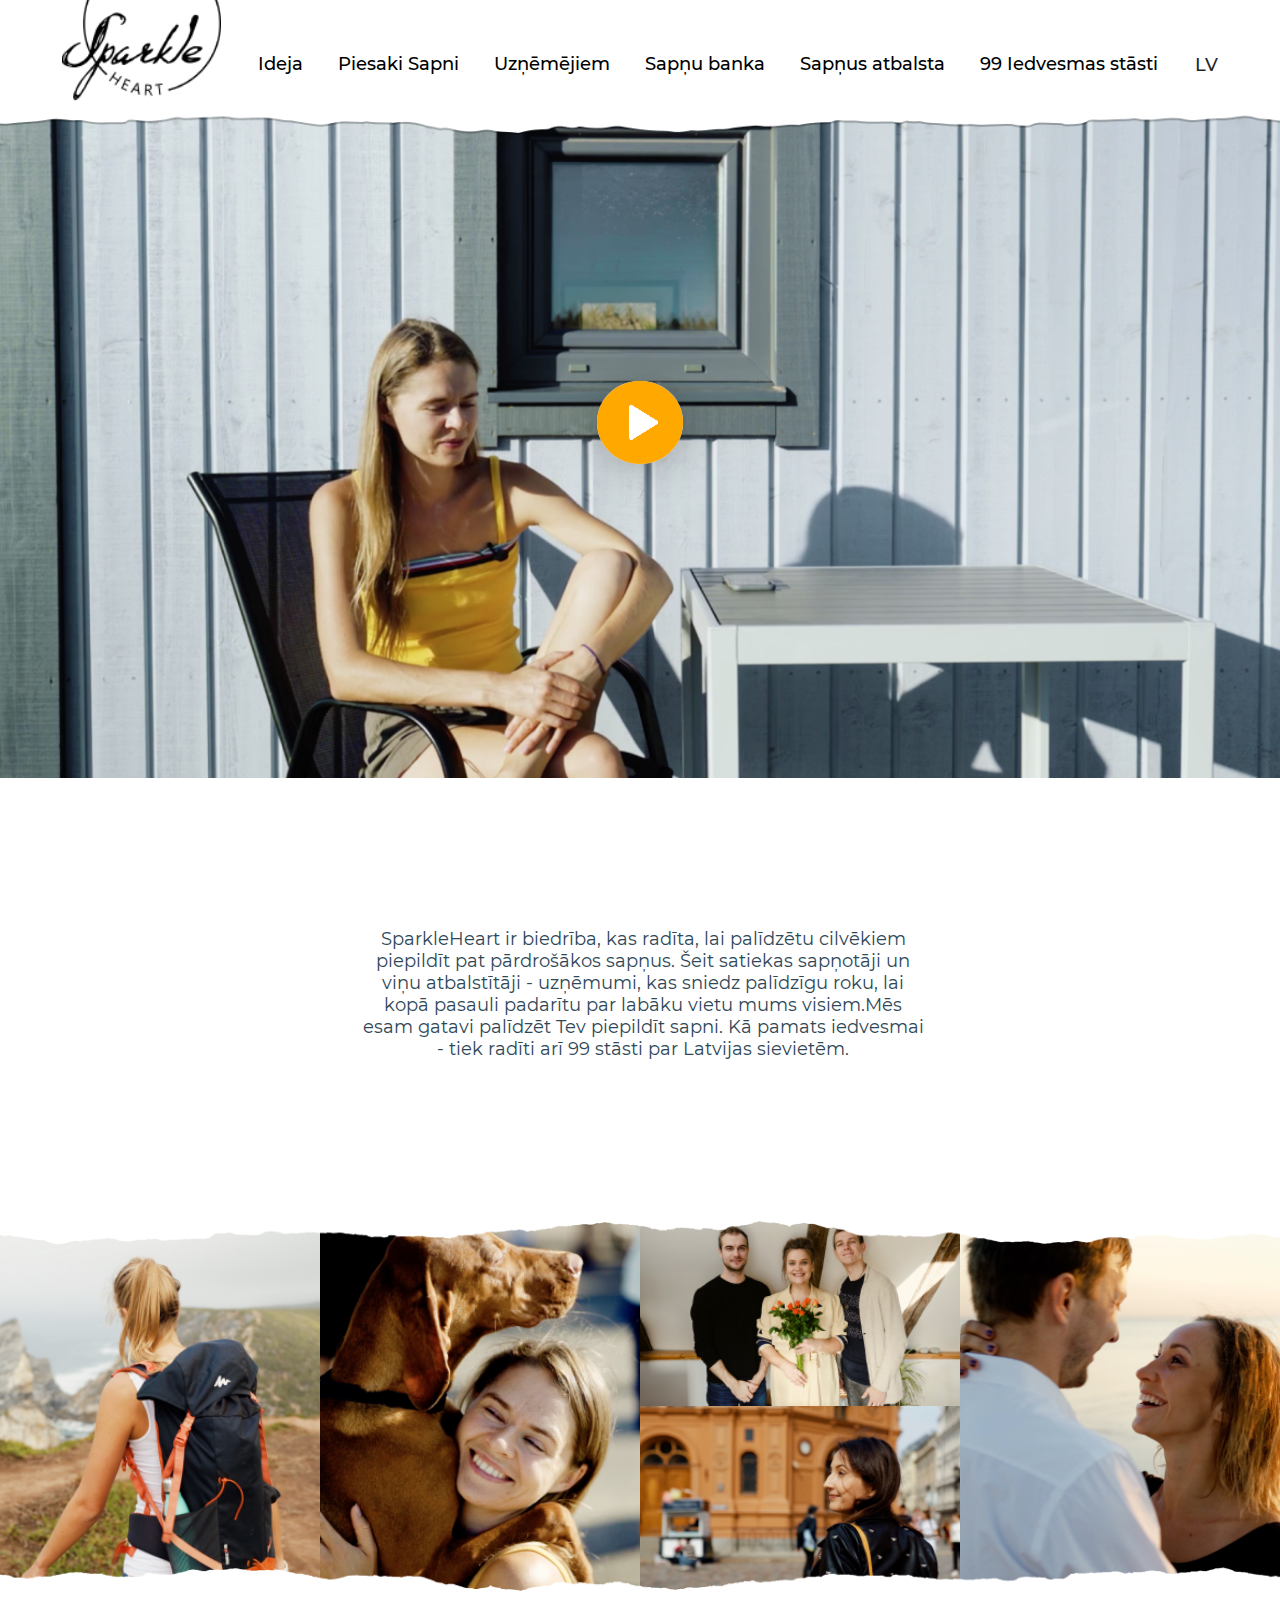
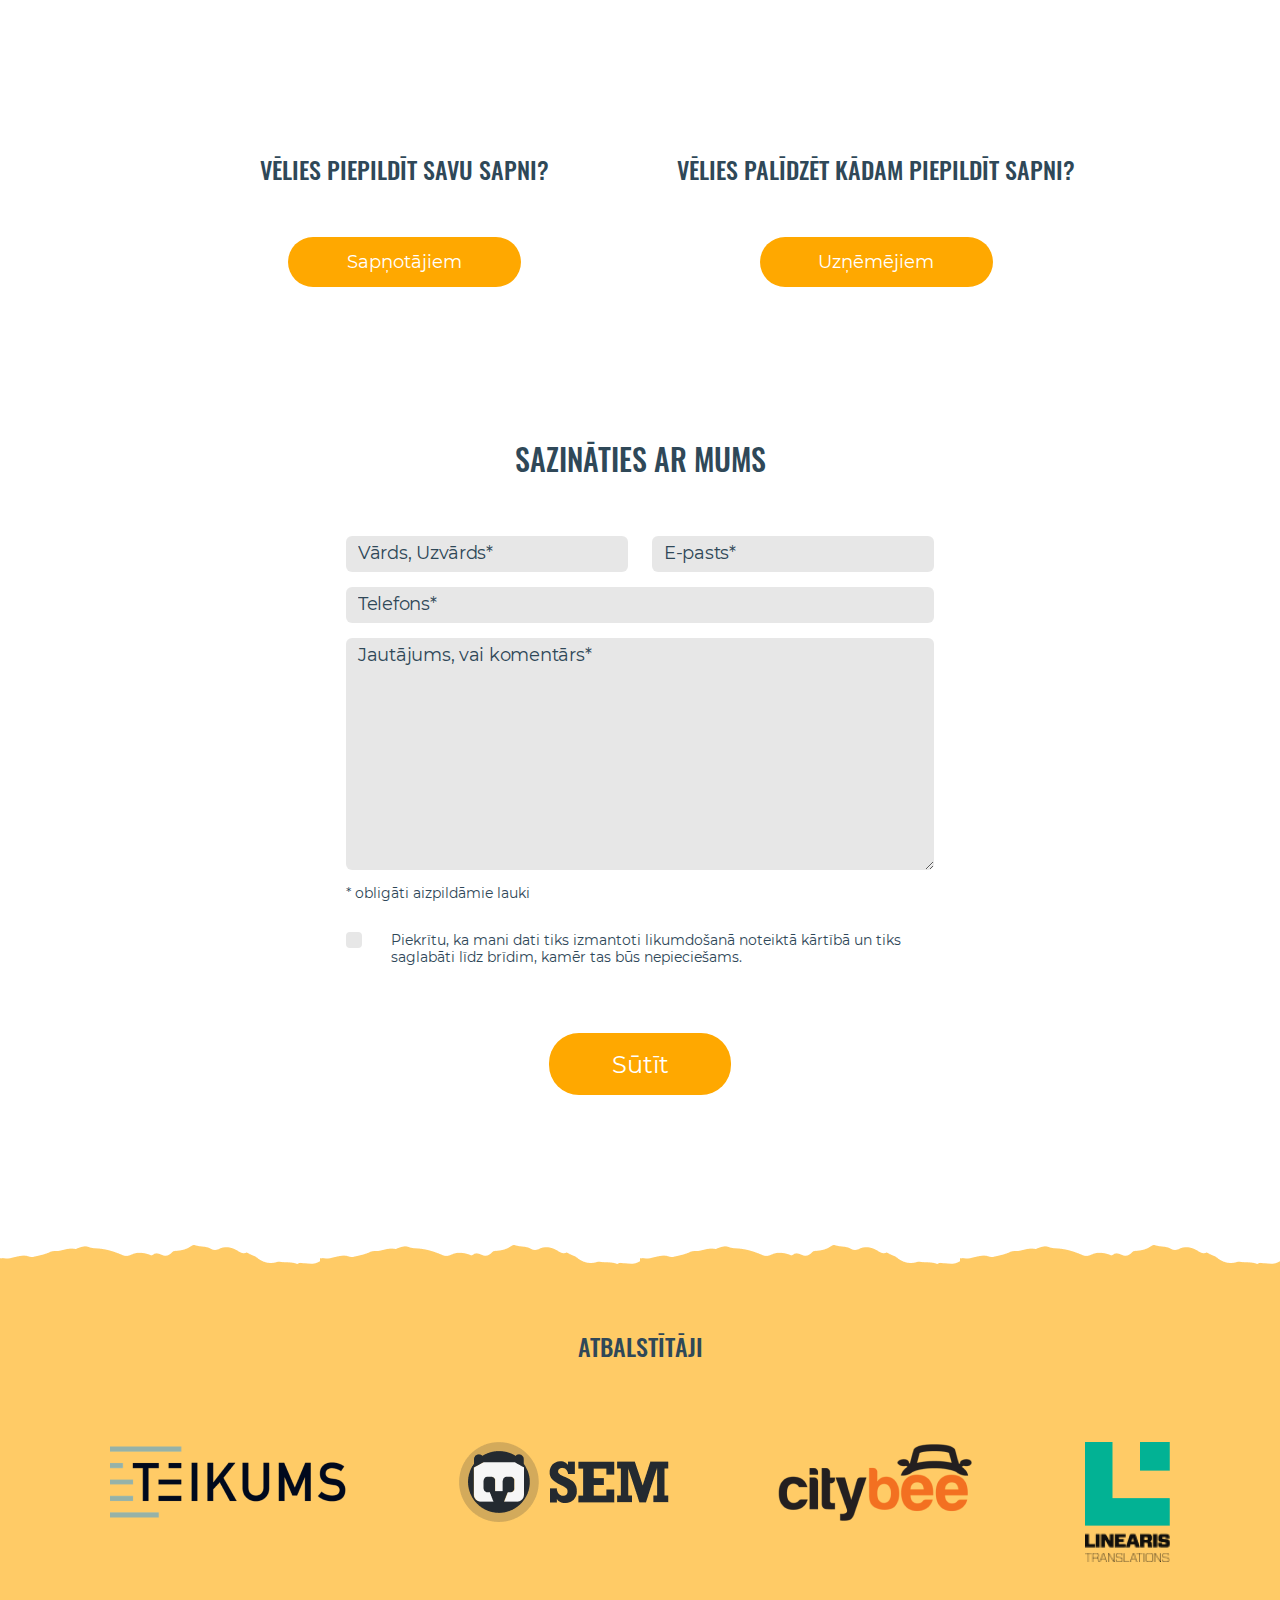
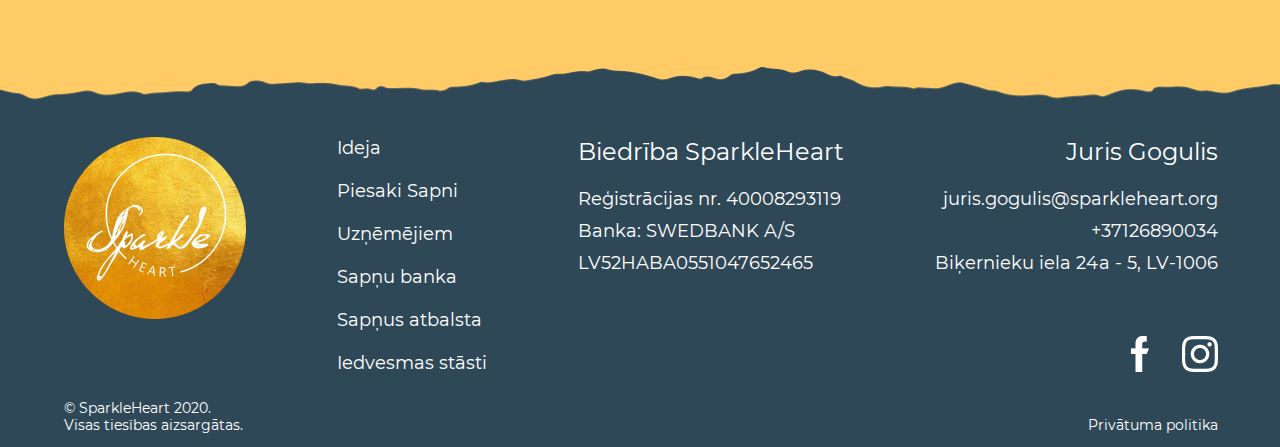
<file: index.html>
<html>
<head>
    <meta charset="UTF-8">
    <meta name="viewport" content="width=device-width, initial-scale=1.0">

    <!-- * css / bootstrap / favicon / fontawesome * -->
    <link rel="stylesheet" type="text/css" href="assets/css/style.css"/>
    <link rel="stylesheet" type="text/css" href="assets/css/index.css"/>
    <link rel="stylesheet" href="https://cdn.jsdelivr.net/npm/bootstrap@5.1.2/dist/css/bootstrap.min.css">
    <link rel="icon" type="image/x-icon" href="assets/img/GoldenV2Logo 3.png">
    <link rel="stylesheet" href="assets/fontawesome-free-5.15.4-web/css/all.css">

    <title>Sākumlapa - Sparkle</title>
</head>
<body>

<!-- * Navigation bar * -->
<section id="navigation">
    <nav class="navbar navbar-expand-lg bg-white">
        <div class="container-fluid">
            <a class="navbar-brand" href="index.html">
                <img src="assets/img/BlackLogo 3.png">
            </a>
            <button class="navbar-toggler" type="button" data-bs-toggle="collapse" data-bs-target="#navbarResponsive" aria-controls="navbarResponsive" aria-expanded="false" aria-label="Toggle navigation">
                <span class="navbar-toggler-icon"></span>
            </button>
            <div class="collapse navbar-collapse justify-content-around" id="navbarResponsive">
                <div class="navbar-nav">
                    <div class="row justify-content-center d-lg-none" id="language_selector">
                            <a class="nav-link active" href="#LV">LV</a>
                            <a class="nav-link" href="#EN">EN</a>
                            <a class="nav-link" href="#RU">RU</a>
                    </div>
                
                    <a class="nav-link short-link" href="ideja.html">Ideja</a>
                    <a class="nav-link" href="piesaki_sapni.html">Piesaki Sapni</a>
                    <a class="nav-link" href="uznemejiem.html">Uzņēmējiem</a>
                    <a class="nav-link" href="sapnu_banka.html">Sapņu banka</a>
                    <a class="nav-link" href="sapnus_atbalsta.html">Sapņus atbalsta</a>
                    <a class="nav-link long-link" href="iedvesmas_stasti.html">99 Iedvesmas stāsti</a>
                </div>
            </div>
            <div class="dropdown d-none d-lg-block">
                <button class="btn dropdown-toggle removePointer" type="button" id="dropdownLanguage" data-bs-toggle="dropdown" aria-expanded="false">LV</button>

                <ul class="dropdown-menu" aria-labelledby="dropdownLanguage">
                  <li><a class="dropdown-item" href="#EN">EN</a></li>
                  <li><a class="dropdown-item" href="#RU">RU</a></li>
                </ul>
            </div>
        </div>
    </nav>
</section>

<!-- * Header * -->
<section id="headerVideo">
    <div class="container-fluid">
        <div>
            <img class="headerBot" src="assets/img/Sparkle Video 1.png">
            <img class="headerTop" src="assets/img/rippedHeader.png">
            <div>
                <img class="headerBot" src="assets/img/headerbot.png">
                <img class="headerTop" src="assets/img/headertop.png">
            </div>
        </div>
    </div>
</section>

<!-- * About Sparkle * -->
<section id="aboutSparkle">
    <div class="container-fluid">
        <p>SparkleHeart ir biedrība, kas radīta, lai palīdzētu cilvēkiem piepildīt pat pārdrošākos sapņus. Šeit satiekas sapņotāji un viņu atbalstītāji - uzņēmumi, kas sniedz palīdzīgu roku, lai kopā pasauli padarītu par labāku vietu mums visiem.Mēs esam gatavi palīdzēt Tev piepildīt sapni. Kā pamats iedvesmai - tiek radīti arī 99 stāsti par Latvijas sievietēm.</p>
    </div>
</section>

<!-- * Photo collage * -->
<section id="photoCollage">
    <div class="container-fluid">
        <img class="first" src="assets/img/ripped 6 7.png">
        <div class="row row-cols-2 row-cols-md-4">

            <div class="col-5 order-sm-0 order-md-2">
                <img src="assets/img/Brinuma_meita-15.jpg">
                <img src="assets/img/Alina_1 1.jpg">
            </div>

            <img class="col-7 order-sm-1 order-md-3" src="assets/img/Anda_2 1.jpg">

            <img class="order-sm-2 order-md-0" src="assets/img/Zanda_1.jpg">
            <img class="order-sm-3 order-md-1" src="assets/img/Sibilla_4.jpg">
        </div>
        <img class="second" src="assets/img/ripped 6 8.png">
    </div>
</section>

<!-- * Contact Sparkle * -->
<section id="contactSparkle">
    <div class="container-fluid">
        <div class="row row-cols-md-2">
            <div class="sapnotajiem">
                <h3>Vēlies piepildīt savu sapni?</h3>
                <a class="btn mx-auto">Sapņotājiem</a>
            </div>
            <div class="uznemejiem">
                <h3>Vēlies palīdzēt kādam piepildīt sapni?</h3>
                <a class="btn mx-auto">Uzņēmējiem</a>
            </div>
        </div>

        <form class="row">
            <h4>Sazināties ar mums</h4>
            <div class="col-md-6">
                <input type="text" class="form-control" placeholder="Vārds, Uzvārds*">
            </div>
            <div class="col-md-6">
                <input type="text" class="form-control" placeholder="E-pasts*">
            </div>
            <div class="col-12">
                <input type="text" class="form-control" placeholder="Telefons*">
            </div>
            <div class="col-12">
                <textarea class="form-control" placeholder="Jautājums, vai komentārs*"></textarea>
                <div class="form-text">* obligāti aizpildāmie lauki</div>
            </div>
            <div class="col-12">
                <div class="form-check">
                    <input class="form-check-input" type="checkbox" id="formCheck">
                    <label class="form-check-label" for="formCheck">Piekrītu, ka mani dati tiks izmantoti likumdošanā noteiktā kārtībā un tiks saglabāti līdz brīdim, kamēr tas būs nepieciešams.</label>
                </div>
            </div>
            <div class="col-12 submitArea">
                <button class="btn" type="submit">Sūtīt</button>
            </div>
        </form>
    </div>
</section>

<!-- * Sponsors * -->
<section id="sponsors">
    <div class="container-fluid">
        <h2>Atbalstītāji</h2>
        <div class="d-flex row row-cols-2 row-cols-md-4 justify-content-evenly">
            <img class="order-0" src="assets/img/sponsorsTEIKUMS.png">
            <img class="order-1" src="assets/img/sponsorsSEM.png">
            <img class="order-2" src="assets/img/sponsorsCITYBEE.png">
            <img class="order-3" src="assets/img/sponsorsLINEARIS.png">
        </div>
    </div>
</section>

<!-- * Footer * -->
<section id="footer">
    <footer>
        <div class="container-fluid">
            <div class="d-flex flex-column flex-md-row justify-content-md-between justify-content-lg-between">
                <div>
                    <img src="assets/img/GoldenV2Logo 3.png">
                    <h5 class="d-none d-md-block d-lg-none">Juris Gogulis</h5>
                </div>
                <div class="d-none d-lg-block">
                    <a href="ideja.html"><p>Ideja</p></a>
                    <a href="piesaki_sapni.html"><p>Piesaki Sapni</p></a>
                    <a href="uznemejiem.html"><p>Uzņēmējiem</p></a>
                    <a href="sapnu_banka.html"><p>Sapņu banka</p></a>
                    <a href="sapnus_atbalsta.html"><p>Sapņus atbalsta</p></a>
                    <a href="iedvesmas_stasti.html"><p>Iedvesmas stāsti</p></a>
                </div>
                <div id="footer_Sparkle_details" class="d-lg-block">
                    <h5>Biedrība SparkleHeart</h5>

                    <p>Reģistrācijas nr. 40008293119</p>
                    <p>Banka: SWEDBANK A/S</p>
                    <p>LV52HABA0551047652465</p>
                </div>
                <div id="tablet_right">
                    <div id="footer_details">
                        <h5 class="d-md-none d-lg-block">Juris Gogulis</h5>

                        <p>juris.gogulis@sparkleheart.org</p>
                        <p>+37126890034</p>
                        <p>Biķernieku iela 24a - 5, LV-1006</p>
                        <p class="d-md-block d-lg-none" id="footer_details_expand" onclick="sparkleDetails()">Skatīt rekvizītus</p>
                    </div>
                    <div id="footer_socials">
                        <img src="assets/img/fb.png">
                        <img src="assets/img/ig.png">
                    </div>
                </div>
            </div>

            <div class="d-md-flex">
                <div>
                    <p id="copyright">© SparkleHeart 2020. Visas tiesības aizsargātas.</p>
                </div>
                <div class="ms-auto">
                    <p>Privātuma politika</p>
                </div>
            </div>
        </div>
    </footer>
</section>


<!-- * Bootstrap / js * -->
<script src="https://cdn.jsdelivr.net/npm/bootstrap@5.1.2/dist/js/bootstrap.bundle.min.js"></script>
<script type='text/javascript' src='assets/js/theme.js'></script>

</body>
</html>
</file>
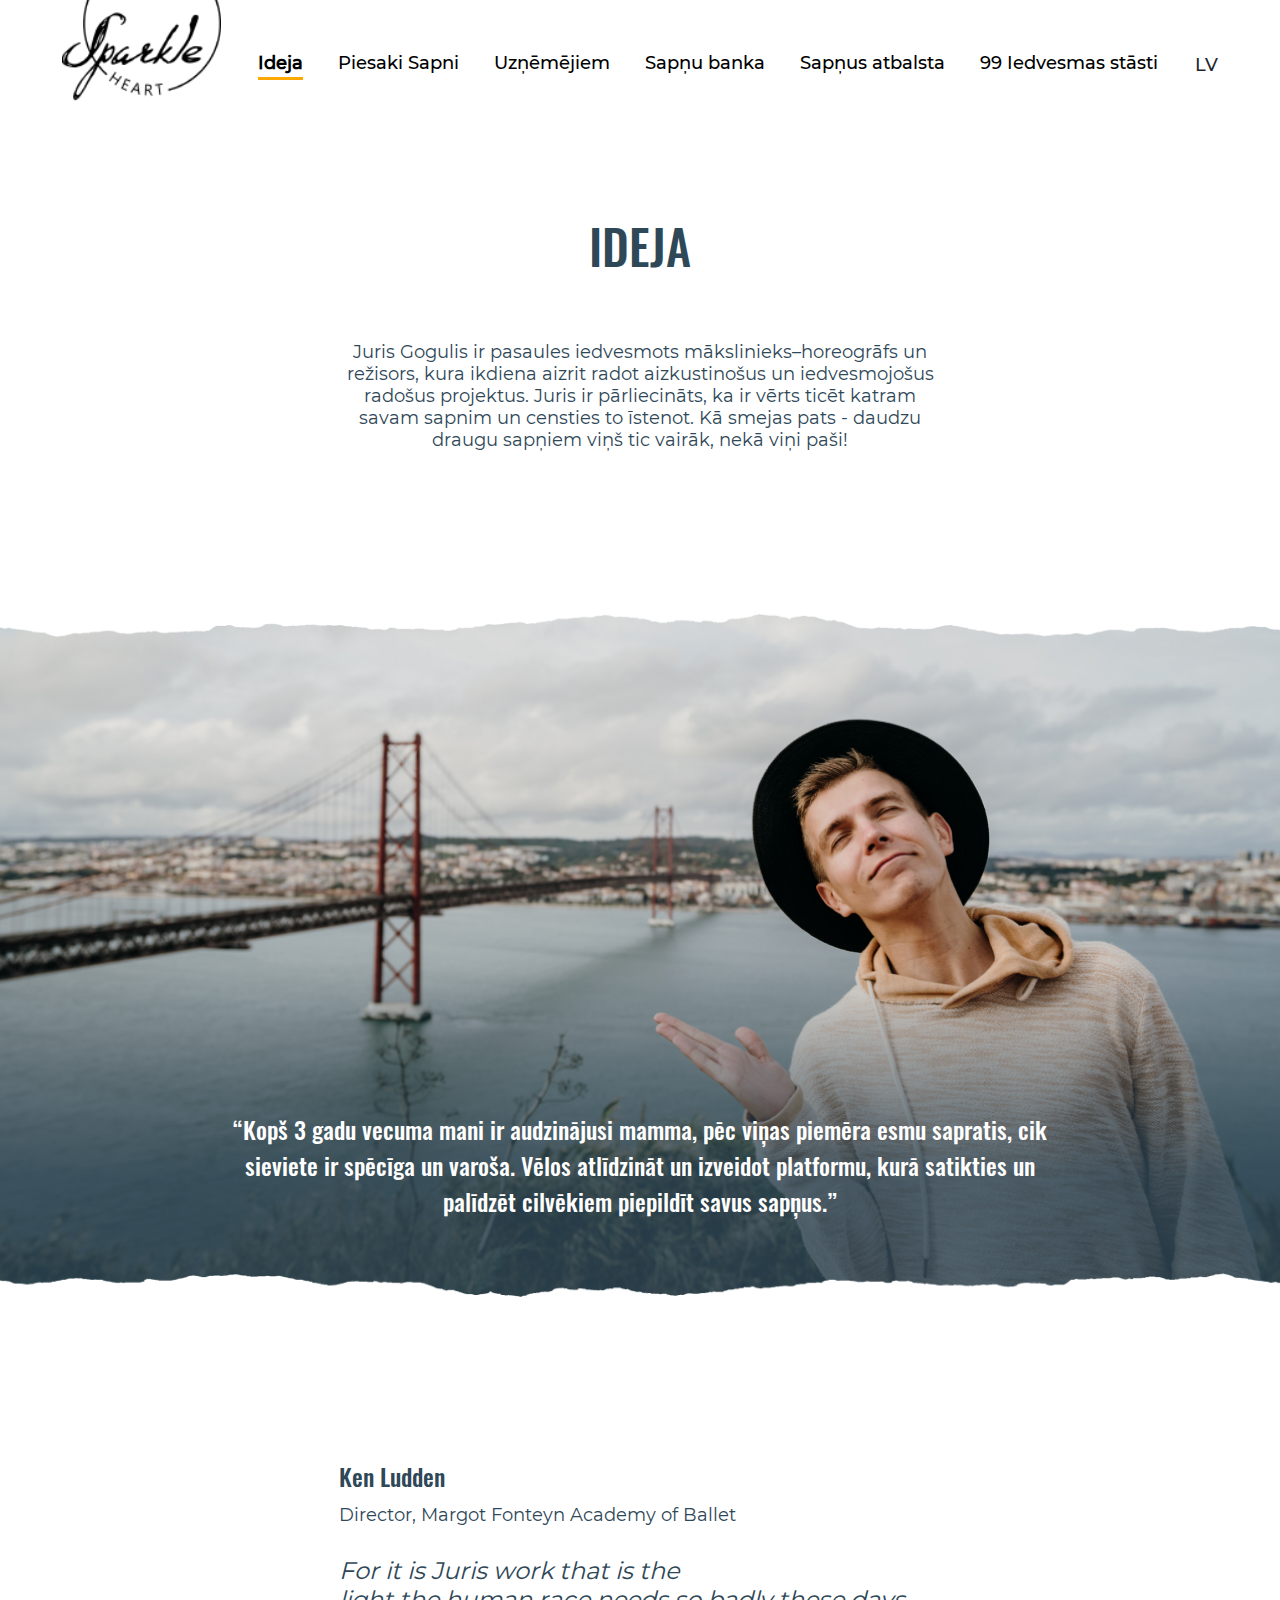
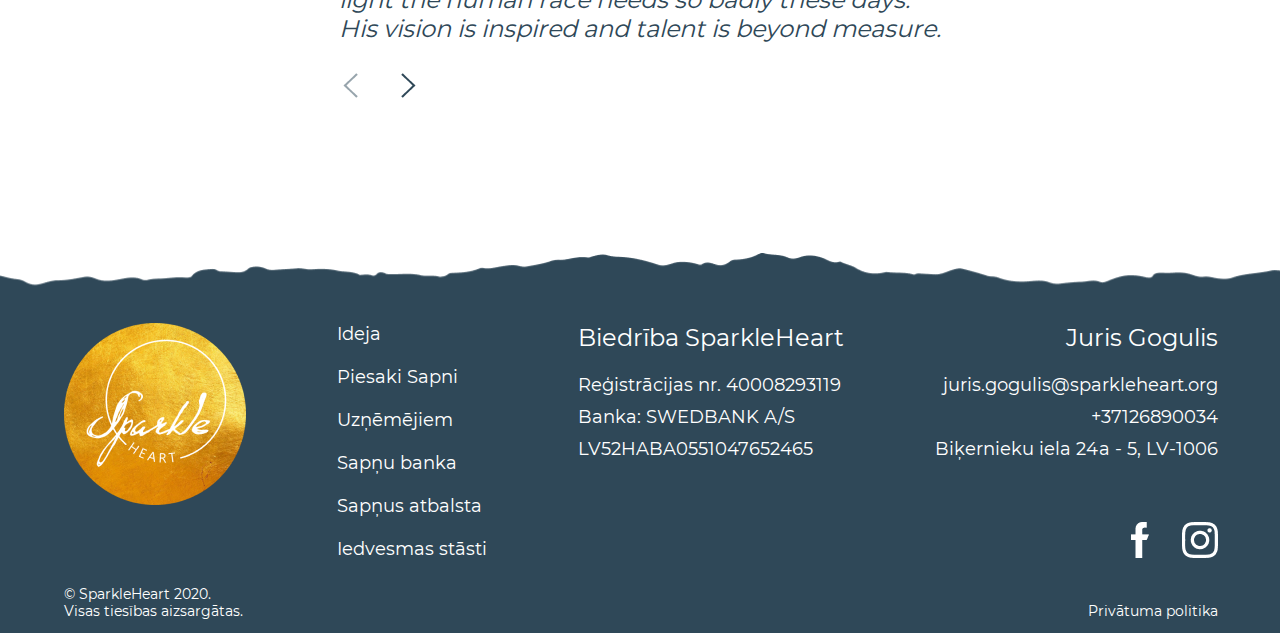
<file: ideja.html>
<html>
<head>
    <meta charset="UTF-8">
    <meta name="viewport" content="width=device-width, initial-scale=1.0">

    <!-- * css / bootstrap / favicon / fontawesome * -->
    <link rel="stylesheet" type="text/css" href="assets/css/style.css"/>
    <link rel="stylesheet" type="text/css" href="assets/css/ideja.css"/>
    <link rel="stylesheet" href="https://cdn.jsdelivr.net/npm/bootstrap@5.1.2/dist/css/bootstrap.min.css">
    <link rel="icon" type="image/x-icon" href="assets/img/favicon.png">
    <link rel="stylesheet" href="assets/fontawesome-free-5.15.4-web/css/all.css">

    <script src="https://ajax.googleapis.com/ajax/libs/jquery/3.6.0/jquery.min.js"></script>

    <title>Ideja - Sparkle</title>
</head>
<body>

<!-- * Navigation bar * -->
<section id="navigation">
    <nav class="navbar navbar-expand-lg bg-white">
        <div class="container-fluid">
            <a class="navbar-brand" href="index.html">
                <img src="assets/img/BlackLogo 3.png">
            </a>
            <button class="navbar-toggler" type="button" data-bs-toggle="collapse" data-bs-target="#navbarResponsive" aria-controls="navbarResponsive" aria-expanded="false" aria-label="Toggle navigation">
                <span class="navbar-toggler-icon"></span>
            </button>
            <div class="collapse navbar-collapse justify-content-around" id="navbarResponsive">
                <div class="navbar-nav">
                    <div class="row justify-content-center d-lg-none" id="language_selector">
                            <a class="nav-link active" href="#LV">LV</a>
                            <a class="nav-link" href="#EN">EN</a>
                            <a class="nav-link" href="#RU">RU</a>
                    </div>
                
                    <a class="nav-link short-link active" aria-current="page" href="ideja.html">Ideja</a>
                    <a class="nav-link" href="piesaki_sapni.html">Piesaki Sapni</a>
                    <a class="nav-link" href="uznemejiem.html">Uzņēmējiem</a>
                    <a class="nav-link" href="sapnu_banka.html">Sapņu banka</a>
                    <a class="nav-link" href="sapnus_atbalsta.html">Sapņus atbalsta</a>
                    <a class="nav-link long-link" href="iedvesmas_stasti.html">99 Iedvesmas stāsti</a>
                </div>
            </div>
            <div class="dropdown d-none d-lg-block">
                <button class="btn dropdown-toggle removePointer" type="button" id="dropdownLanguage" data-bs-toggle="dropdown" aria-expanded="false">LV</button>

                <ul class="dropdown-menu" aria-labelledby="dropdownLanguage">
                  <li><a class="dropdown-item" href="#EN">EN</a></li>
                  <li><a class="dropdown-item" href="#RU">RU</a></li>
                </ul>
            </div>
        </div>
    </nav>
</section>

<!-- * Idea * -->
<section id="idea">
    <div class="container-fluid">
        <div class="d-flex flex-column">
            <h1>Ideja</h1>
            <p>Juris Gogulis ir pasaules iedvesmots mākslinieks–horeogrāfs un režisors, kura ikdiena aizrit radot aizkustinošus un iedvesmojošus radošus projektus. Juris ir pārliecināts, ka ir vērts ticēt katram savam sapnim un censties to īstenot. Kā smejas pats - daudzu draugu sapņiem viņš tic vairāk, nekā viņi paši!</p>
        </div>
    </div>
</section>

<!-- * Photo Juris * -->
<section id="photo_juris">
    <div class="container-fluid">
        <img class="first" src="assets/img/ripped 6 7.png">
        <p>“Kopš 3 gadu vecuma mani ir audzinājusi mamma, pēc viņas piemēra esmu sapratis, cik sieviete ir spēcīga un varoša. Vēlos atlīdzināt un izveidot platformu, kurā satikties un palīdzēt cilvēkiem piepildīt savus sapņus.”</p>
        <img class="second" src="assets/img/ripped 6 8.png">
    </div>
</section>

<!-- * Card carousel * -->
<section id="card_carousel">
    <div class="container-fluid">
        <div class="card d-flex flex-row">
            <div class="card-body card1" id="card1">
                <h5 class="card-title">Ken Ludden</h5>
                <h6 class="card-subtitle">Director, Margot Fonteyn Academy of Ballet</h6>
                <p class="card-text">For it is Juris work that is the <br>
                    light the human race needs so badly these days. His vision is inspired and talent is beyond measure.</p>
                <button class="btn prev"><img src="assets/img/leftclick.png"></button>
                <button class="btn next" id="next"><img src="assets/img/rightclick.png"></button>
            </div>
            <div class="card-body card2" id="card2">
                <h5 class="card-title">Ken Ludden Card 2</h5>
                <h6 class="card-subtitle">Director, Margot Fonteyn Academy of Ballet</h6>
                <p class="card-text">For it is Juris work that is the <br>
                    light the human race needs so badly these days. His vision is inspired and talent is beyond measure.</p>
                <button class="btn prev" id="prev"><img src="assets/img/rightclick.png"></button>
                <button class="btn next" id="next2"><img src="assets/img/rightclick.png"></button>
            </div>
            <div class="card-body card3" id="card3">
                <h5 class="card-title">Ken Ludden Card 3</h5>
                <h6 class="card-subtitle">Director, Margot Fonteyn Academy of Ballet</h6>
                <p class="card-text">For it is Juris work that is the <br>
                    light the human race needs so badly these days. His vision is inspired and talent is beyond measure.</p>
                <button class="btn prev" id="prev2"><img src="assets/img/rightclick.png"></button>
                <button class="btn next" id="next3"><img src="assets/img/leftclick.png"></button>
            </div>
          </div>
    </div>
</section>

<!-- * Footer * -->
<section id="footer">
    <footer>
        <div class="container-fluid">
            <div class="d-flex flex-column flex-md-row justify-content-md-between justify-content-lg-between">
                <div>
                    <img src="assets/img/GoldenV2Logo 3.png">
                    <h5 class="d-none d-md-block d-lg-none">Juris Gogulis</h5>
                </div>
                <div class="d-none d-lg-block">
                    <a href="ideja.html"><p>Ideja</p></a>
                    <a href="piesaki_sapni.html"><p>Piesaki Sapni</p></a>
                    <a href="uznemejiem.html"><p>Uzņēmējiem</p></a>
                    <a href="sapnu_banka.html"><p>Sapņu banka</p></a>
                    <a href="sapnus_atbalsta.html"><p>Sapņus atbalsta</p></a>
                    <a href="iedvesmas_stasti.html"><p>Iedvesmas stāsti</p></a>
                </div>
                <div id="footer_Sparkle_details" class="d-lg-block">
                    <h5>Biedrība SparkleHeart</h5>

                    <p>Reģistrācijas nr. 40008293119</p>
                    <p>Banka: SWEDBANK A/S</p>
                    <p>LV52HABA0551047652465</p>
                </div>
                <div id="tablet_right">
                    <div id="footer_details">
                        <h5 class="d-md-none d-lg-block">Juris Gogulis</h5>

                        <p>juris.gogulis@sparkleheart.org</p>
                        <p>+37126890034</p>
                        <p>Biķernieku iela 24a - 5, LV-1006</p>
                        <p class="d-md-block d-lg-none" id="footer_details_expand" onclick="sparkleDetails()">Skatīt rekvizītus</p>
                    </div>
                    <div id="footer_socials">
                        <img src="assets/img/fb.png">
                        <img src="assets/img/ig.png">
                    </div>
                </div>
            </div>

            <div class="d-md-flex">
                <div>
                    <p id="copyright">© SparkleHeart 2020. Visas tiesības aizsargātas.</p>
                </div>
                <div class="ms-auto">
                    <p>Privātuma politika</p>
                </div>
            </div>
        </div>
    </footer>
</section>

<!-- * Bootstrap / js * -->
<script src="https://cdn.jsdelivr.net/npm/bootstrap@5.1.2/dist/js/bootstrap.bundle.min.js"></script>
<script type='text/javascript' src='assets/js/theme.js'></script>

</body>
</html>
</file>
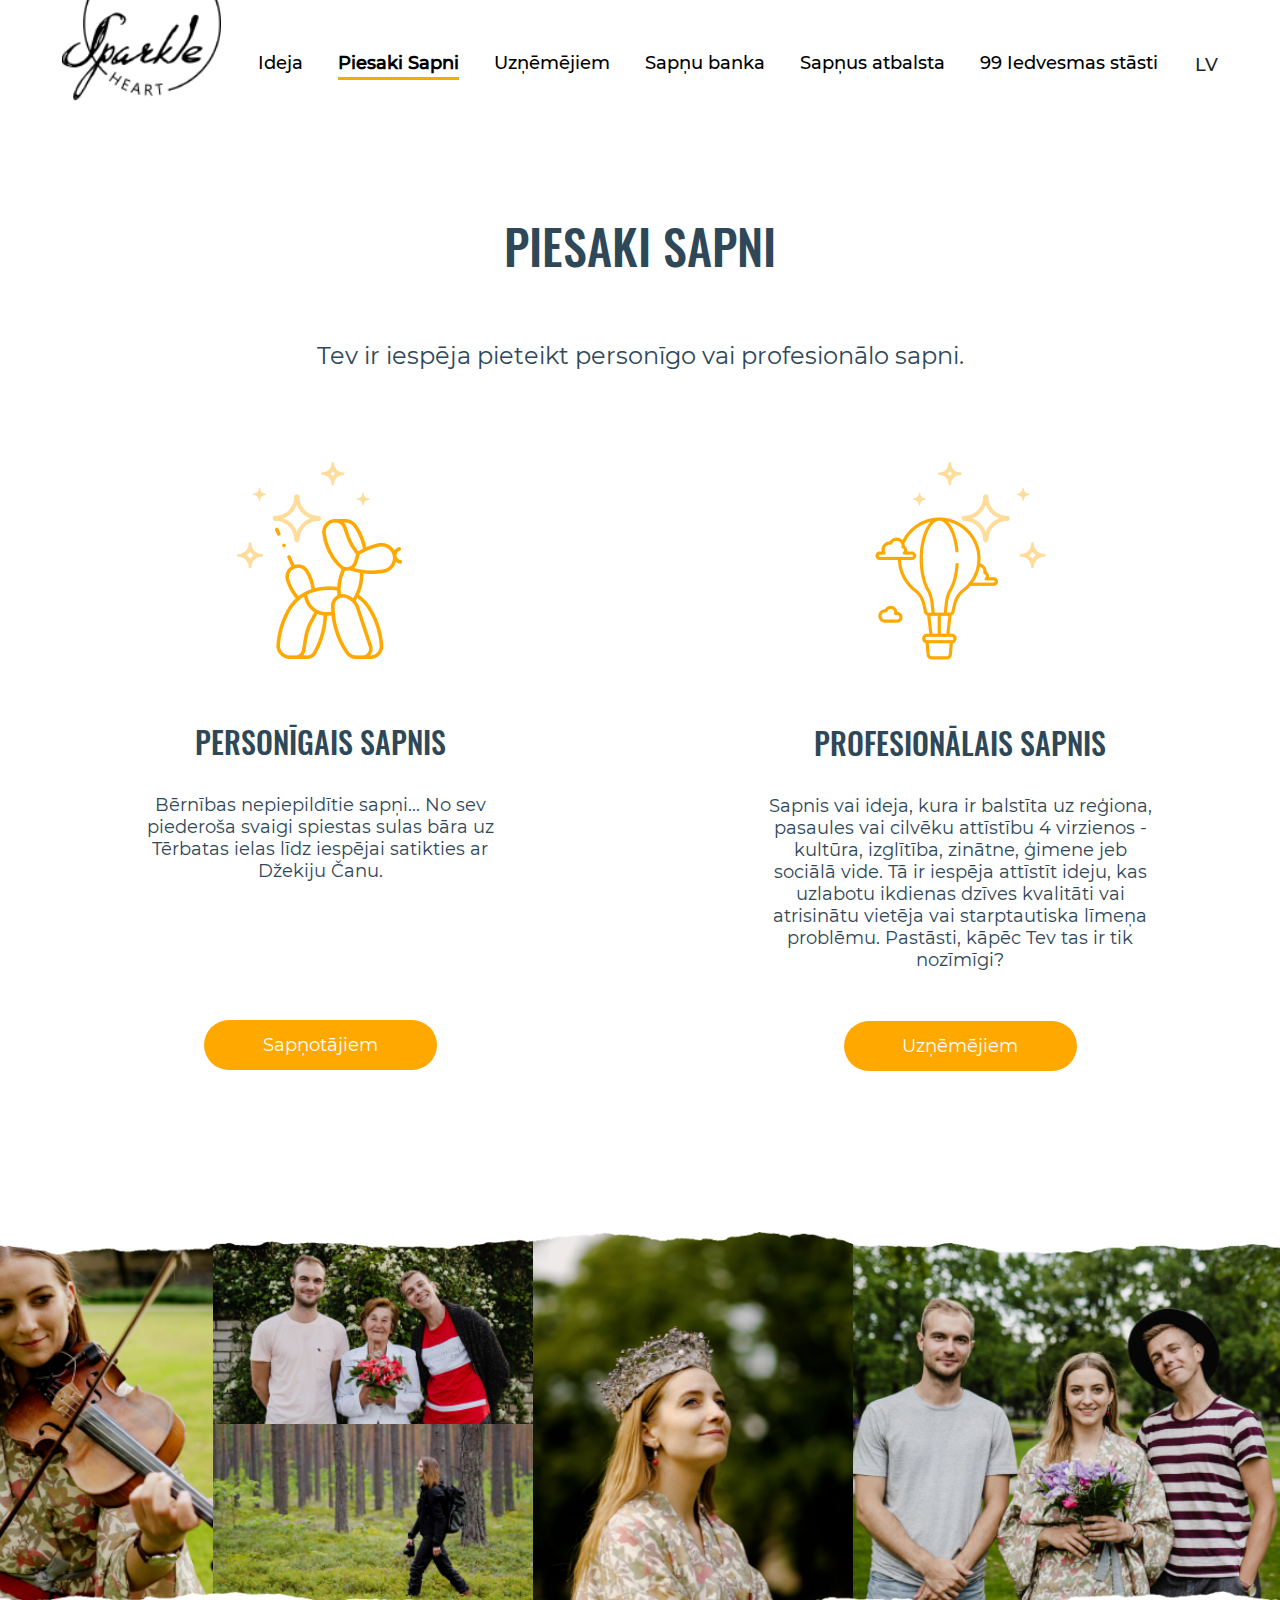
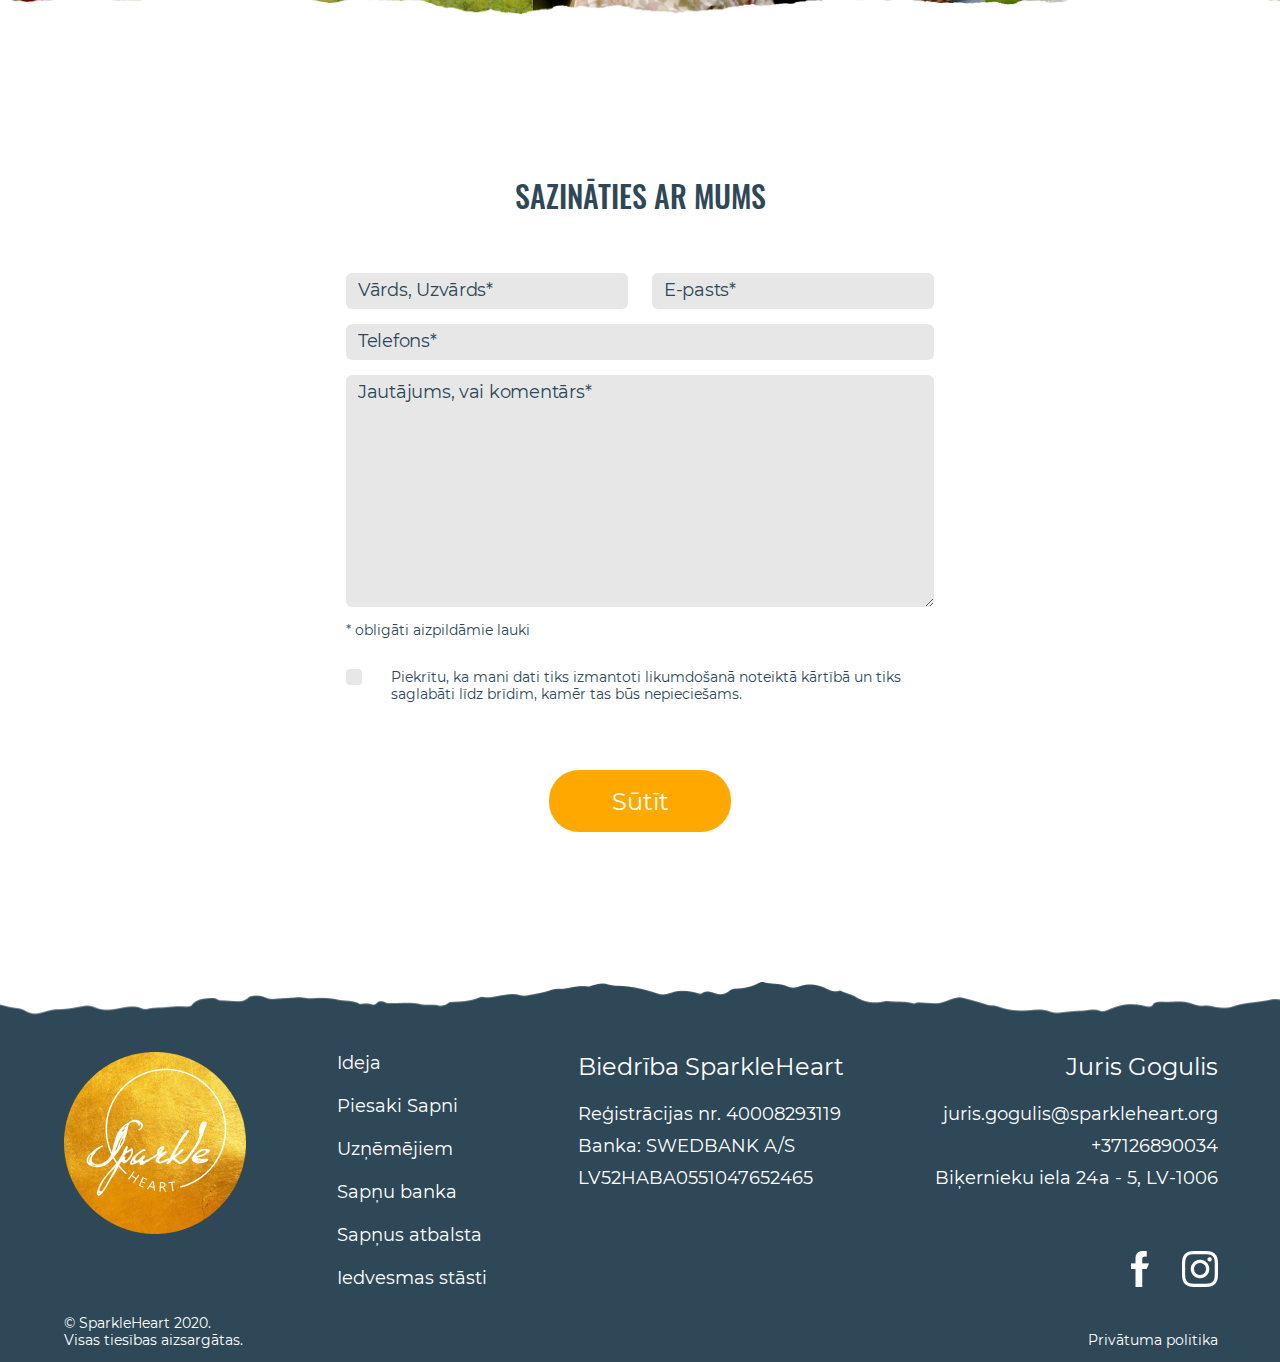
<file: piesaki_sapni.html>
<html>
<head>
    <meta charset="UTF-8">
    <meta name="viewport" content="width=device-width, initial-scale=1.0">

    <!-- * css / bootstrap / favicon / fontawesome * -->
    <link rel="stylesheet" type="text/css" href="assets/css/style.css"/>
    <link rel="stylesheet" type="text/css" href="assets/css/piesaki_sapni.css"/>
    <link rel="stylesheet" href="https://cdn.jsdelivr.net/npm/bootstrap@5.1.2/dist/css/bootstrap.min.css">
    <link rel="icon" type="image/x-icon" href="assets/img/favicon.png">
    <link rel="stylesheet" href="assets/fontawesome-free-5.15.4-web/css/all.css">

    <script src="https://ajax.googleapis.com/ajax/libs/jquery/3.6.0/jquery.min.js"></script>

    <title>Piesaki sapni - Sparkle</title>
</head>
<body>

<!-- * Navigation bar * -->
<section id="navigation">
    <nav class="navbar navbar-expand-lg bg-white">
        <div class="container-fluid">
            <a class="navbar-brand" href="index.html">
                <img src="assets/img/BlackLogo 3.png">
            </a>
            <button class="navbar-toggler" type="button" data-bs-toggle="collapse" data-bs-target="#navbarResponsive" aria-controls="navbarResponsive" aria-expanded="false" aria-label="Toggle navigation">
                <span class="navbar-toggler-icon"></span>
            </button>
            <div class="collapse navbar-collapse justify-content-around" id="navbarResponsive">
                <div class="navbar-nav">
                    <div class="row justify-content-center d-lg-none" id="language_selector">
                            <a class="nav-link active" href="#LV">LV</a>
                            <a class="nav-link" href="#EN">EN</a>
                            <a class="nav-link" href="#RU">RU</a>
                    </div>
                
                    <a class="nav-link short-link" href="ideja.html">Ideja</a>
                    <a class="nav-link active" aria-current="page" href="piesaki_sapni.html">Piesaki Sapni</a>
                    <a class="nav-link" href="uznemejiem.html">Uzņēmējiem</a>
                    <a class="nav-link" href="sapnu_banka.html">Sapņu banka</a>
                    <a class="nav-link" href="sapnus_atbalsta.html">Sapņus atbalsta</a>
                    <a class="nav-link long-link" href="iedvesmas_stasti.html">99 Iedvesmas stāsti</a>
                </div>
            </div>
            <div class="dropdown d-none d-lg-block">
                <button class="btn dropdown-toggle removePointer" type="button" id="dropdownLanguage" data-bs-toggle="dropdown" aria-expanded="false">LV</button>

                <ul class="dropdown-menu" aria-labelledby="dropdownLanguage">
                  <li><a class="dropdown-item" href="#EN">EN</a></li>
                  <li><a class="dropdown-item" href="#RU">RU</a></li>
                </ul>
            </div>
        </div>
    </nav>
</section>

<!-- * Piesaki sapni * -->
<section id="piesakiSapni">
    <div class="container-fluid">
        <div class="d-flex flex-column">
            <h1>Piesaki sapni</h1>
            <p>Tev ir iespēja pieteikt personīgo vai profesionālo sapni.</p>
        </div>
        <div class="row row-cols-lg-2">
            <div class="personigais">
                <div>
                    <img src="assets/img/ikona1.png">
                </div>
                <h3>Personīgais sapnis</h3>
                <p>Bērnības nepiepildītie sapņi... No sev piederoša svaigi spiestas sulas bāra uz Tērbatas ielas līdz iespējai satikties ar Džekiju Čanu.</p>
                <a class="btn mx-auto" onclick="scrolltoSapnotajiem()">Sapņotājiem</a>
            </div>
            <div class="profesionalais">
                <div>
                    <img src="assets/img/ikona2.png">
                </div>
                <h3>Profesionālais sapnis</h3>
                <p>Sapnis vai ideja, kura ir balstīta uz reģiona, pasaules vai cilvēku attīstību 4 virzienos - kultūra, izglītība, zinātne, ģimene jeb sociālā vide. Tā ir iespēja attīstīt ideju, kas uzlabotu ikdienas dzīves kvalitāti vai atrisinātu vietēja vai starptautiska līmeņa problēmu. Pastāsti, kāpēc Tev tas ir tik nozīmīgi?</p>
                <a class="btn mx-auto" href="uznemejiem.html">Uzņēmējiem</a>
            </div>
        </div>
    </div>
</section>

<!-- * Photo collage * -->
<section id="photoCollage">
    <div class="container-fluid">
        <img class="first" src="assets/img/ripped 6 7.png">
        <div class="row row-cols-2 row-cols-md-4">
            <img class="col-5 col-md-3 order-sm-0 order-md-2" src="assets/img/Lauma_3.jpg">
            <img class="col-7 col-md-4 order-sm-1 order-md-3" src="assets/img/Brinuma_meita-2.jpg">

            <img class="col-md-2 order-sm-2 order-md-0" src="assets/img/Lauma_4.jpg">
            <div class="col-md-3 order-sm-3 order-md-1">
                <img src="assets/img/Brinuma_meita-3.jpg">
                <img src="assets/img/Arta_2 1.jpg">
            </div>
        </div>
        <img class="second" src="assets/img/ripped 6 8.png">
    </div>
</section>

<!-- * Form * -->
<section id="form">
    <div class="container-fluid">
        <form class="row">
            <h4>Sazināties ar mums</h4>
            <div class="col-md-6">
                <input type="text" class="form-control" placeholder="Vārds, Uzvārds*" required>
            </div>
            <div class="col-md-6">
                <input type="text" class="form-control" placeholder="E-pasts*" required>
            </div>
            <div class="col-12">
                <input type="text" class="form-control" placeholder="Telefons*" required>
            </div>
            <div class="col-12">
                <textarea class="form-control" placeholder="Jautājums, vai komentārs*" required></textarea>
                <div class="form-text">* obligāti aizpildāmie lauki</div>
            </div>
            <div class="col-12">
                <div class="form-check">
                    <input class="form-check-input" type="checkbox" id="formCheck" required>
                    <label class="form-check-label" for="formCheck">Piekrītu, ka mani dati tiks izmantoti likumdošanā noteiktā kārtībā un tiks saglabāti līdz brīdim, kamēr tas būs nepieciešams.</label>
                </div>
            </div>
            <div class="col-12 submitArea">
                <button class="btn" type="submit">Sūtīt</button>
            </div>
        </form>
    </div>
</section>

<!-- * Footer * -->
<section id="footer">
    <footer>
        <div class="container-fluid">
            <div class="d-flex flex-column flex-md-row justify-content-md-between justify-content-lg-between">
                <div>
                    <img src="assets/img/GoldenV2Logo 3.png">
                    <h5 class="d-none d-md-block d-lg-none">Juris Gogulis</h5>
                </div>
                <div class="d-none d-lg-block">
                    <a href="ideja.html"><p>Ideja</p></a>
                    <a href="piesaki_sapni.html"><p>Piesaki Sapni</p></a>
                    <a href="uznemejiem.html"><p>Uzņēmējiem</p></a>
                    <a href="sapnu_banka.html"><p>Sapņu banka</p></a>
                    <a href="sapnus_atbalsta.html"><p>Sapņus atbalsta</p></a>
                    <a href="iedvesmas_stasti.html"><p>Iedvesmas stāsti</p></a>
                </div>
                <div id="footer_Sparkle_details" class="d-lg-block">
                    <h5>Biedrība SparkleHeart</h5>

                    <p>Reģistrācijas nr. 40008293119</p>
                    <p>Banka: SWEDBANK A/S</p>
                    <p>LV52HABA0551047652465</p>
                </div>
                <div id="tablet_right">
                    <div id="footer_details">
                        <h5 class="d-md-none d-lg-block">Juris Gogulis</h5>

                        <p>juris.gogulis@sparkleheart.org</p>
                        <p>+37126890034</p>
                        <p>Biķernieku iela 24a - 5, LV-1006</p>
                        <p class="d-md-block d-lg-none" id="footer_details_expand" onclick="sparkleDetails()">Skatīt rekvizītus</p>
                    </div>
                    <div id="footer_socials">
                        <img src="assets/img/fb.png">
                        <img src="assets/img/ig.png">
                    </div>
                </div>
            </div>

            <div class="d-md-flex">
                <div>
                    <p id="copyright">© SparkleHeart 2020. Visas tiesības aizsargātas.</p>
                </div>
                <div class="ms-auto">
                    <p>Privātuma politika</p>
                </div>
            </div>
        </div>
    </footer>
</section>

<!-- * Bootstrap / js * -->
<script src="https://cdn.jsdelivr.net/npm/bootstrap@5.1.2/dist/js/bootstrap.bundle.min.js"></script>
<script type='text/javascript' src='assets/js/theme.js'></script>

</body>
</html>
</file>
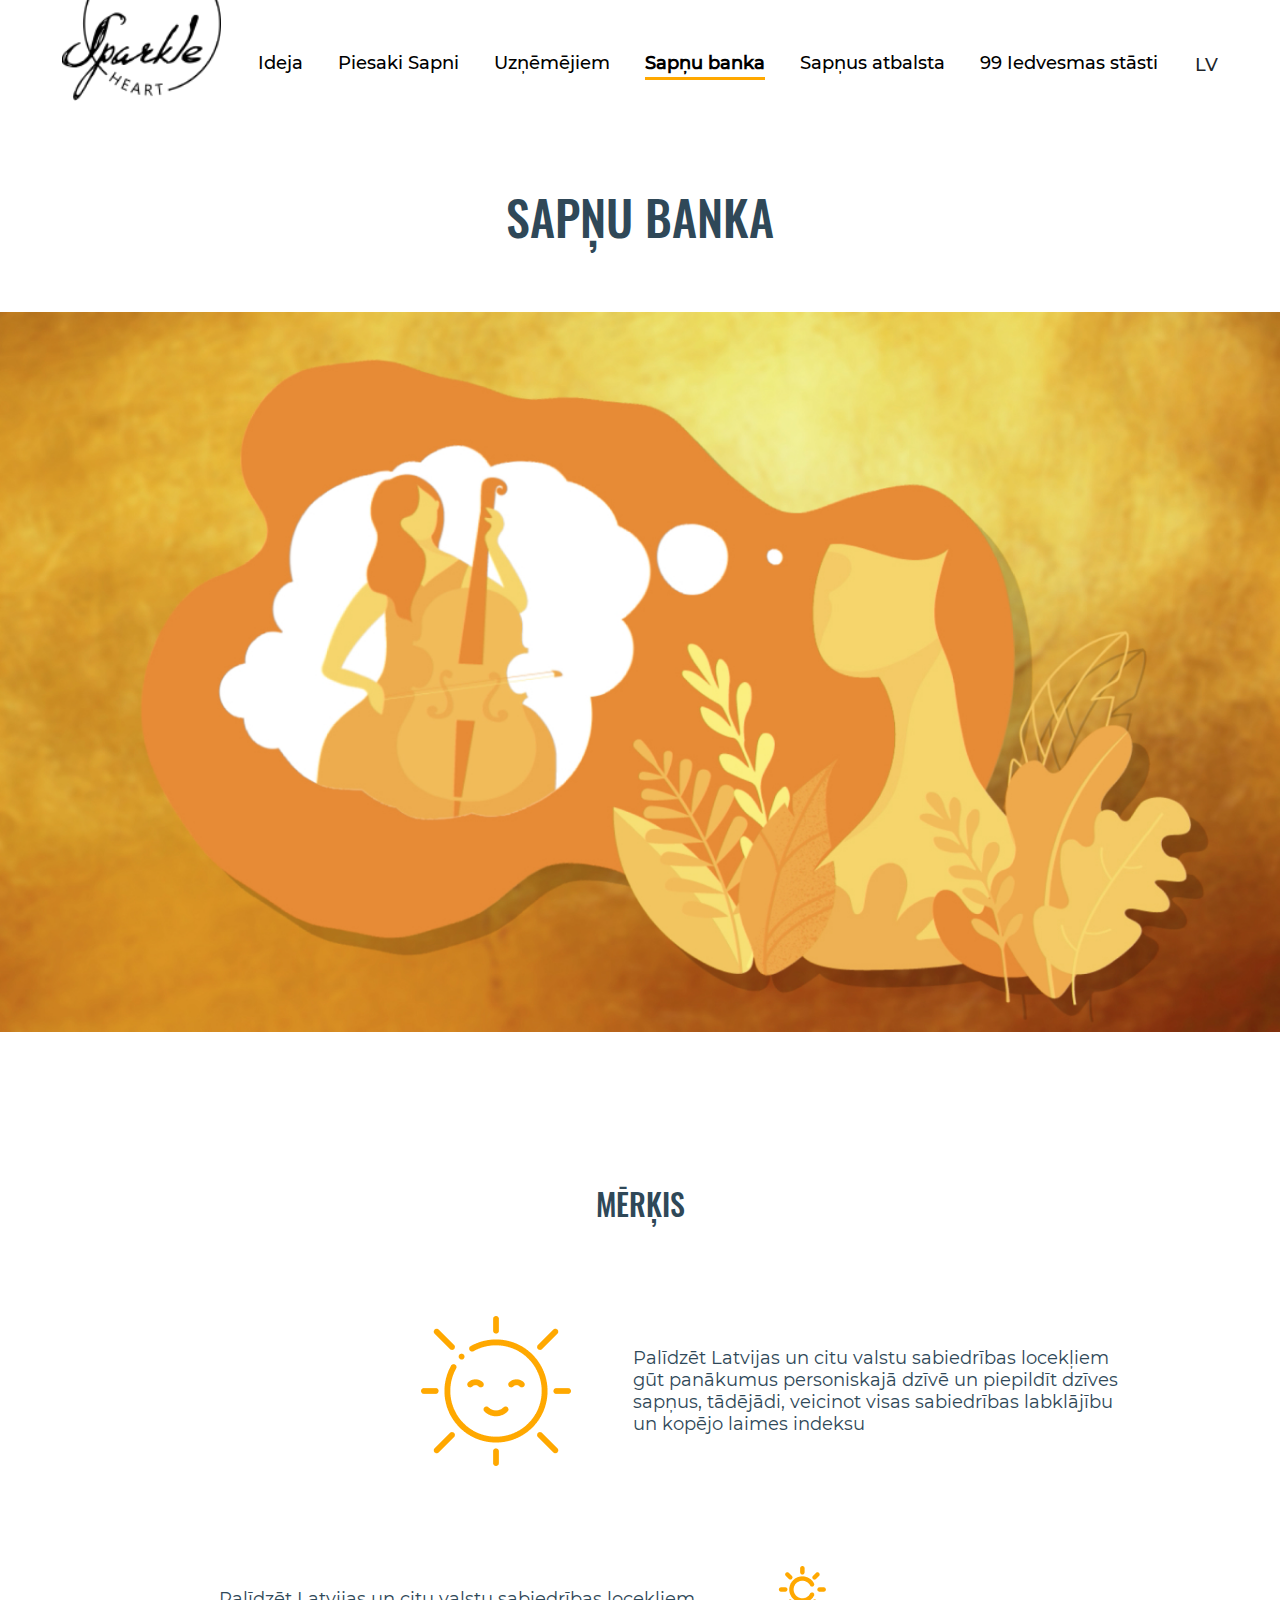
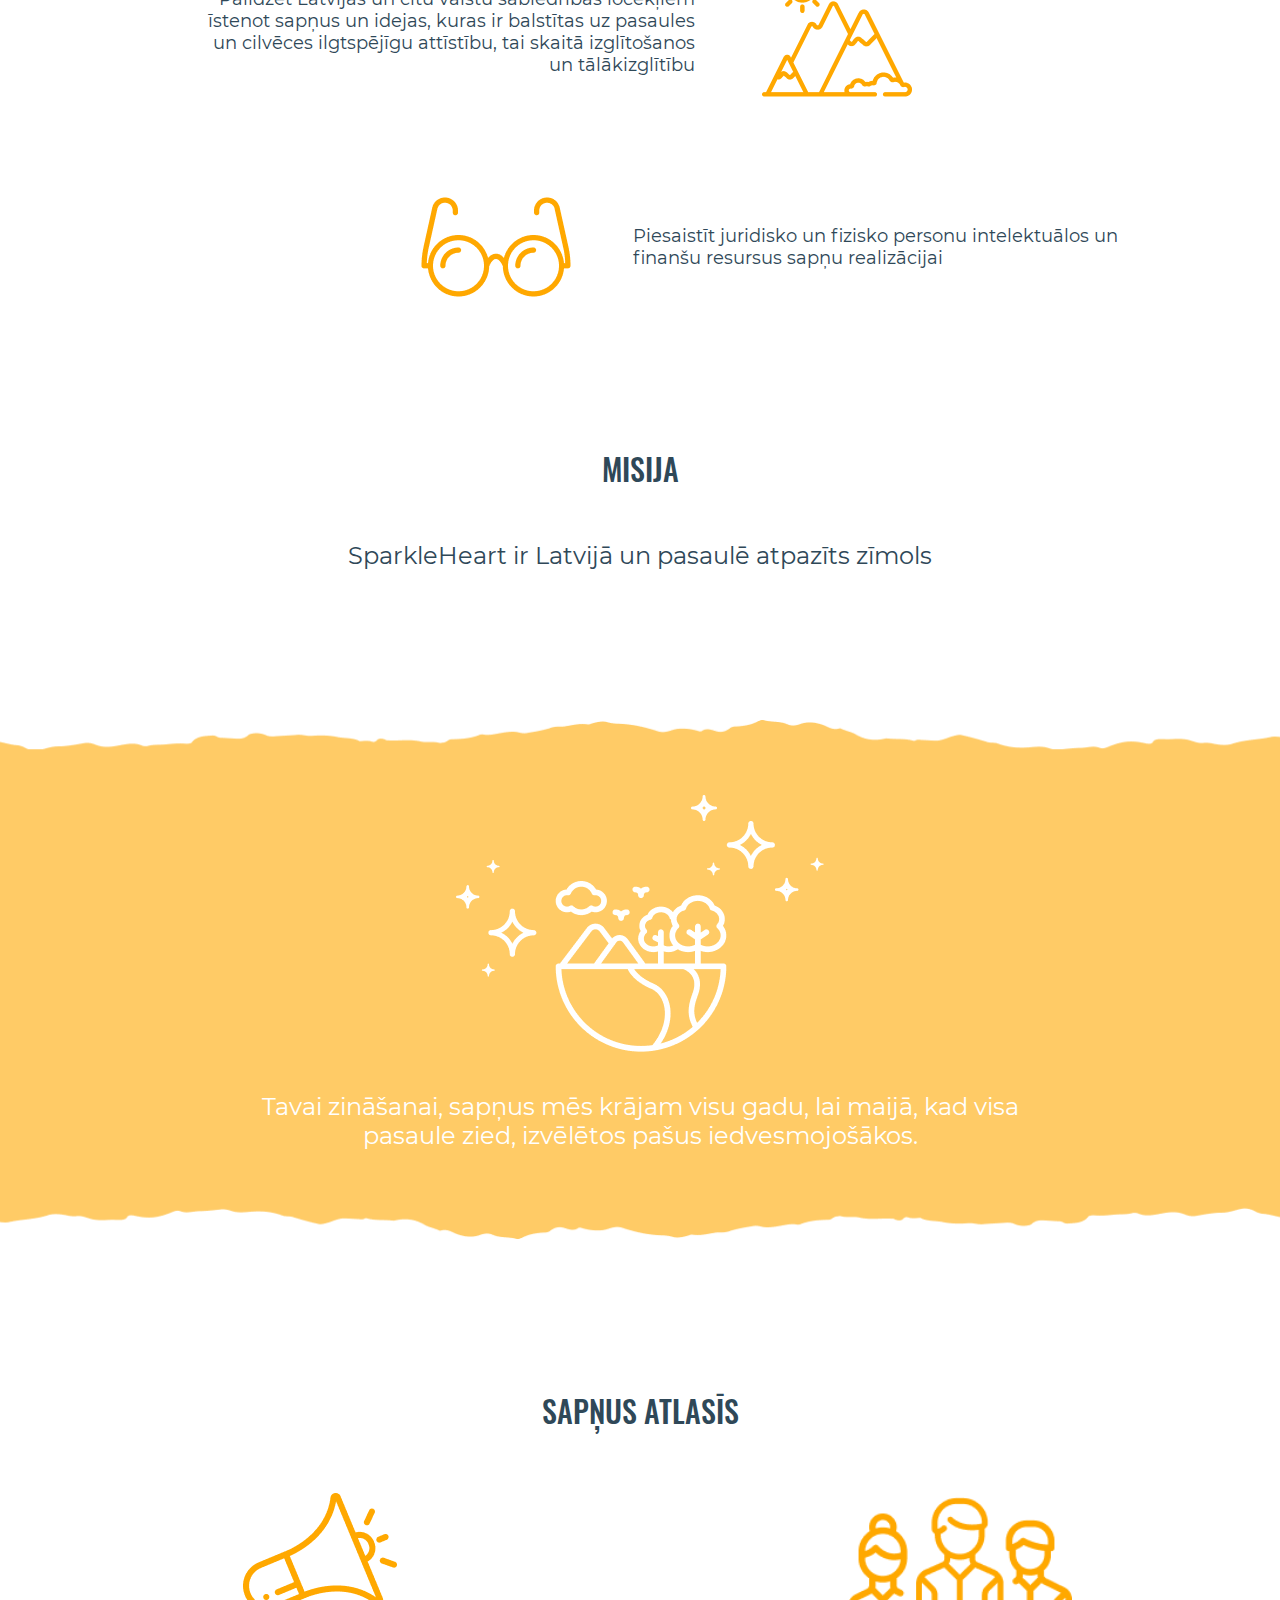
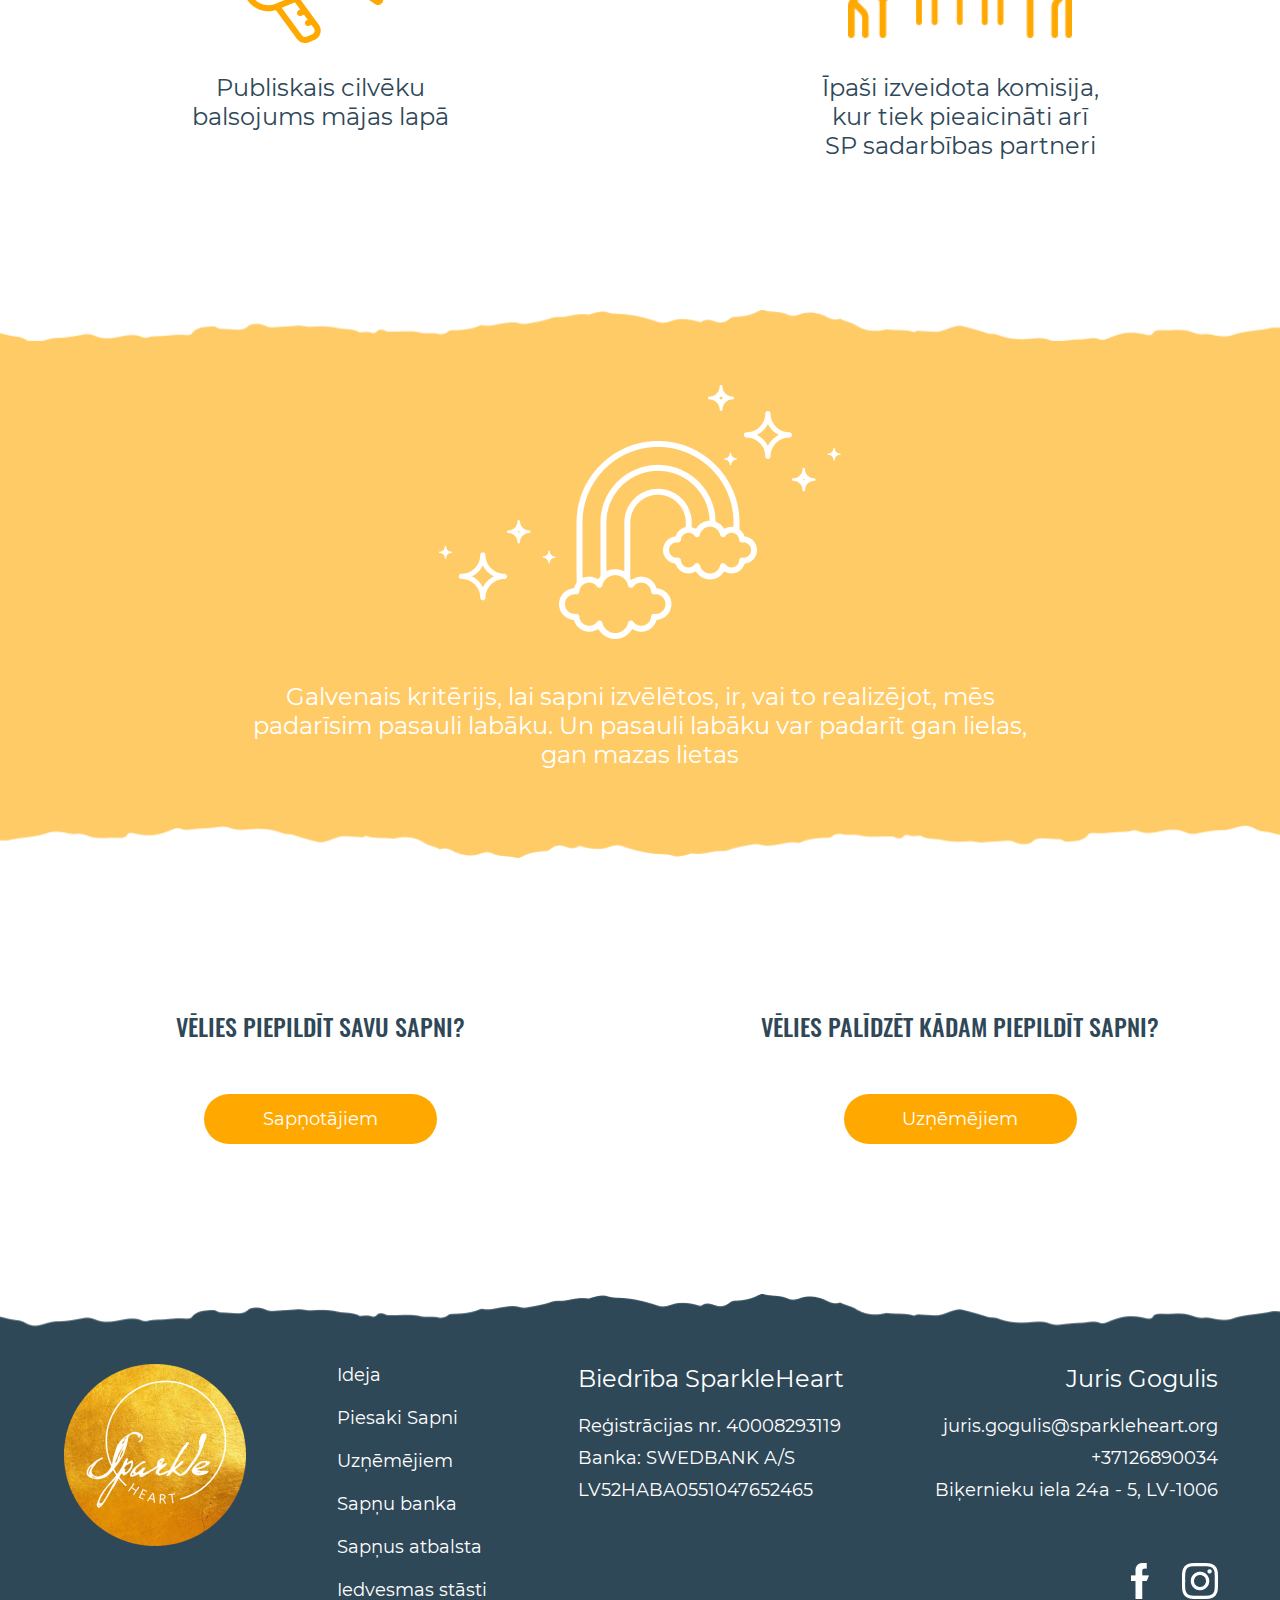
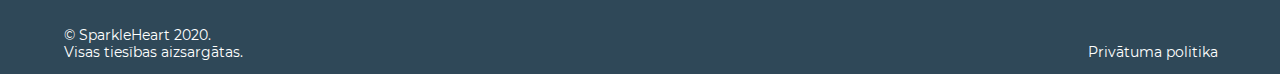
<file: sapnu_banka.html>
<html>
<head>
    <meta charset="UTF-8">
    <meta name="viewport" content="width=device-width, initial-scale=1.0">

    <!-- * css / bootstrap / favicon / fontawesome * -->
    <link rel="stylesheet" type="text/css" href="assets/css/style.css"/>
    <link rel="stylesheet" type="text/css" href="assets/css/sapnu_banka.css"/>
    <link rel="stylesheet" href="https://cdn.jsdelivr.net/npm/bootstrap@5.1.2/dist/css/bootstrap.min.css">
    <link rel="icon" type="image/x-icon" href="assets/img/favicon.png">
    <link rel="stylesheet" href="assets/fontawesome-free-5.15.4-web/css/all.css">

    <title>Sapņu banka - Sparkle</title>
</head>
<body>

<!-- * Navigation bar * -->
<section id="navigation">
    <nav class="navbar navbar-expand-lg bg-white">
        <div class="container-fluid">
            <a class="navbar-brand" href="index.html">
                <img src="assets/img/BlackLogo 3.png">
            </a>
            <button class="navbar-toggler" type="button" data-bs-toggle="collapse" data-bs-target="#navbarResponsive" aria-controls="navbarResponsive" aria-expanded="false" aria-label="Toggle navigation">
                <span class="navbar-toggler-icon"></span>
            </button>
            <div class="collapse navbar-collapse justify-content-around" id="navbarResponsive">
                <div class="navbar-nav">
                    <div class="row justify-content-center d-lg-none" id="language_selector">
                            <a class="nav-link active" href="#LV">LV</a>
                            <a class="nav-link" href="#EN">EN</a>
                            <a class="nav-link" href="#RU">RU</a>
                    </div>
                
                    <a class="nav-link short-link" href="ideja.html">Ideja</a>
                    <a class="nav-link" href="piesaki_sapni.html">Piesaki Sapni</a>
                    <a class="nav-link" href="uznemejiem.html">Uzņēmējiem</a>
                    <a class="nav-link active" aria-current="page" href="sapnu_banka.html">Sapņu banka</a>
                    <a class="nav-link" href="sapnus_atbalsta.html">Sapņus atbalsta</a>
                    <a class="nav-link long-link" href="iedvesmas_stasti.html">99 Iedvesmas stāsti</a>
                </div>
            </div>
            <div class="dropdown d-none d-lg-block">
                <button class="btn dropdown-toggle removePointer" type="button" id="dropdownLanguage" data-bs-toggle="dropdown" aria-expanded="false">LV</button>

                <ul class="dropdown-menu" aria-labelledby="dropdownLanguage">
                  <li><a class="dropdown-item" href="#EN">EN</a></li>
                  <li><a class="dropdown-item" href="#RU">RU</a></li>
                </ul>
            </div>
        </div>
    </nav>
</section>

<!-- * Header * -->
<section id="header">
    <div class="container-fluid">
        <div class="d-flex flex-column">
            <h2>Sapņu banka</h2>
            <img src="assets/img/sapnu_banka.jpg">
        </div>
    </div>
</section>

<!-- * Goal * -->
<section id="goal">
    <div class="container-fluid">
        <div class="d-flex flex-column">
            <h1>Mērķis</h1>
            <div class="row row-cols-md-2">
                <img class="img-fluid" src="assets/img/Goal1.png">
                <p>Palīdzēt Latvijas un citu valstu sabiedrības locekļiem gūt panākumus personiskajā dzīvē un piepildīt dzīves sapņus, tādējādi, veicinot visas sabiedrības labklājību un kopējo laimes indeksu</p>
            </div>
            <div class="row row-cols-md-2">
                <img class="img-fluid" src="assets/img/Goal2.png">
                <p>Palīdzēt Latvijas un citu valstu sabiedrības locekļiem īstenot sapņus un idejas, kuras ir balstītas uz pasaules un cilvēces ilgtspējīgu attīstību, tai skaitā izglītošanos un tālākizglītību</p>
            </div>
            <div class="row row-cols-md-2">
                <img class="img-fluid" src="assets/img/Goal3.png">
                <p>Piesaistīt juridisko un fizisko personu intelektuālos un finanšu resursus sapņu realizācijai</p>
            </div>

        </div>
    </div>
</section>

<!-- * Mission * -->
<section id="mission">
    <div class="container-fluid">
        <div class="d-flex flex-column">
            <div class="missionHeader">
                <h1>Misija</h1>
                <p>SparkleHeart ir Latvijā un pasaulē atpazīts zīmols</p>
            </div>
            <div class="missionOrange">
                <img class="img-fluid" src="assets/img/missionFirstOrange.png">
                <p>Tavai zināšanai, sapņus mēs krājam visu gadu, lai maijā, kad visa pasaule zied, izvēlētos pašus iedvesmojošākos.</p>
            </div>
            <div class="missionSecHeader">
                <h1>Sapņus atlasīs</h1>
                <div class="row row-cols-md-2">
                    <div>
                        <img class="img-fluid" src="assets/img/missionFirst.png">
                        <p>Publiskais cilvēku balsojums mājas lapā</p>
                    </div>
                    <div>
                        <img class="img-fluid" src="assets/img/missionSec.png">
                        <p>Īpaši izveidota komisija, kur tiek pieaicināti arī SP sadarbības partneri</p>
                    </div>
                </div>
            </div>
            <div class="missionOrange">
                <img class="img-fluid" src="assets/img/missionSecOrange.png">
                <p>Galvenais kritērijs, lai sapni izvēlētos, ir, vai to realizējot, mēs padarīsim pasauli labāku. Un pasauli labāku var padarīt gan lielas, gan mazas lietas</p>
            </div>
        </div>
    </div>
</section>

<!-- * Contact Sparkle * -->
<section id="contactSparkle">
    <div class="container-fluid">
        <div class="row row-cols-md-2">
            <div class="sapnotajiem">
                <h3>Vēlies piepildīt savu sapni?</h3>
                <a class="btn mx-auto" href="piesaki_sapni.html">Sapņotājiem</a>
            </div>
            <div class="uznemejiem">
                <h3>Vēlies palīdzēt kādam piepildīt sapni?</h3>
                <a class="btn mx-auto" href="uznemejiem.html">Uzņēmējiem</a>
            </div>
        </div>
    </div>
</section>

<!-- * Footer * -->
<section id="footer">
    <footer>
        <div class="container-fluid">
            <div class="d-flex flex-column flex-md-row justify-content-md-between justify-content-lg-between">
                <div>
                    <img src="assets/img/GoldenV2Logo 3.png">
                    <h5 class="d-none d-md-block d-lg-none">Juris Gogulis</h5>
                </div>
                <div class="d-none d-lg-block">
                    <a href="ideja.html"><p>Ideja</p></a>
                    <a href="piesaki_sapni.html"><p>Piesaki Sapni</p></a>
                    <a href="uznemejiem.html"><p>Uzņēmējiem</p></a>
                    <a href="sapnu_banka.html"><p>Sapņu banka</p></a>
                    <a href="sapnus_atbalsta.html"><p>Sapņus atbalsta</p></a>
                    <a href="iedvesmas_stasti.html"><p>Iedvesmas stāsti</p></a>
                </div>
                <div id="footer_Sparkle_details" class="d-lg-block">
                    <h5>Biedrība SparkleHeart</h5>

                    <p>Reģistrācijas nr. 40008293119</p>
                    <p>Banka: SWEDBANK A/S</p>
                    <p>LV52HABA0551047652465</p>
                </div>
                <div id="tablet_right">
                    <div id="footer_details">
                        <h5 class="d-md-none d-lg-block">Juris Gogulis</h5>

                        <p>juris.gogulis@sparkleheart.org</p>
                        <p>+37126890034</p>
                        <p>Biķernieku iela 24a - 5, LV-1006</p>
                        <p class="d-md-block d-lg-none" id="footer_details_expand" onclick="sparkleDetails()">Skatīt rekvizītus</p>
                    </div>
                    <div id="footer_socials">
                        <img src="assets/img/fb.png">
                        <img src="assets/img/ig.png">
                    </div>
                </div>
            </div>

            <div class="d-md-flex">
                <div>
                    <p id="copyright">© SparkleHeart 2020. Visas tiesības aizsargātas.</p>
                </div>
                <div class="ms-auto">
                    <p>Privātuma politika</p>
                </div>
            </div>
        </div>
    </footer>
</section>


<!-- * Bootstrap / js * -->
<script src="https://cdn.jsdelivr.net/npm/bootstrap@5.1.2/dist/js/bootstrap.bundle.min.js"></script>
<script type='text/javascript' src='assets/js/theme.js'></script>

</body>
</html>
</file>
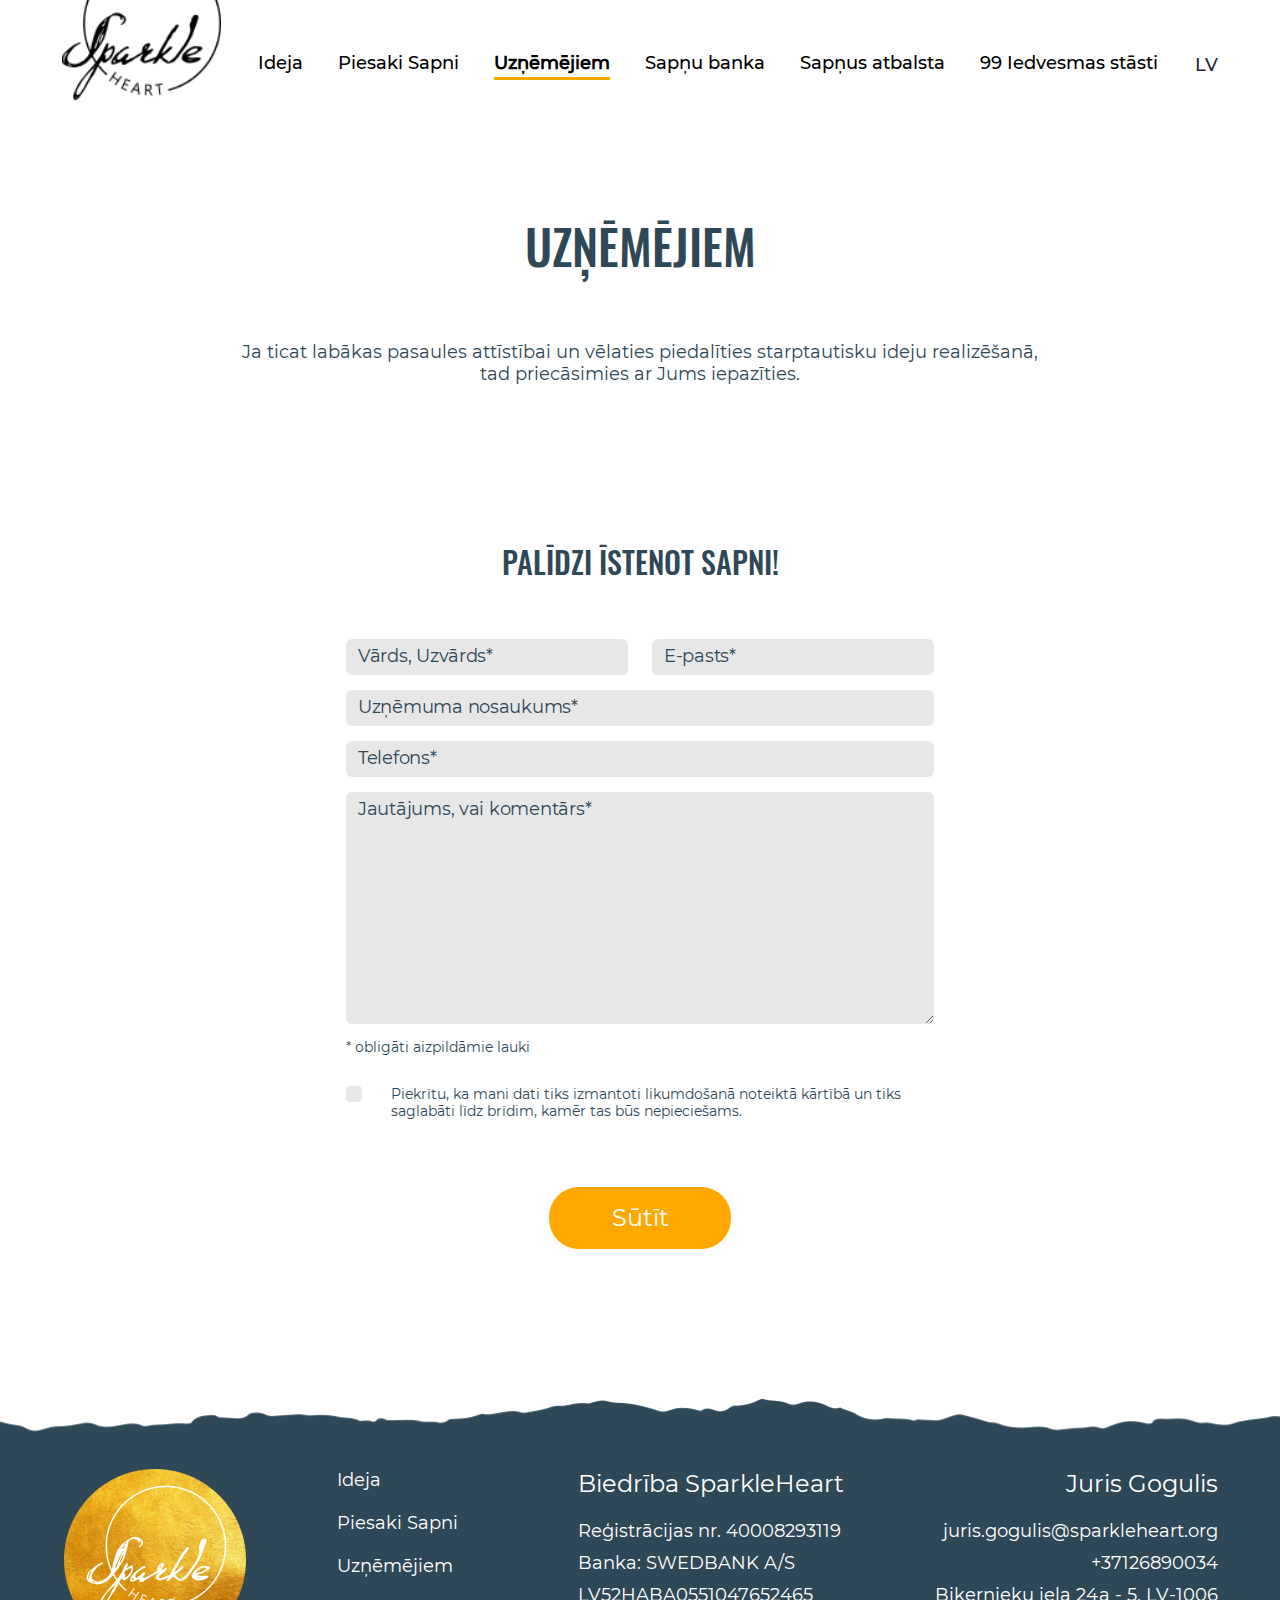
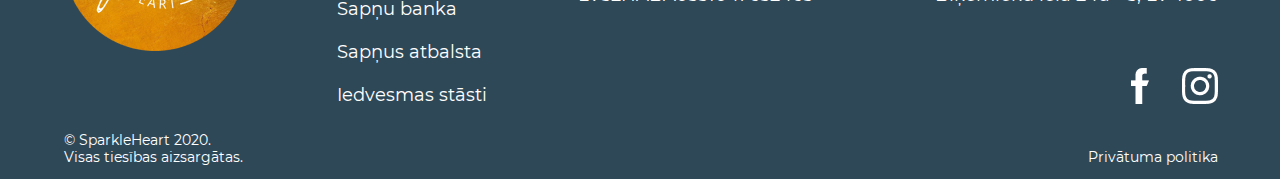
<file: uznemejiem.html>
<html>
<head>
    <meta charset="UTF-8">
    <meta name="viewport" content="width=device-width, initial-scale=1.0">

    <!-- * css / bootstrap / favicon / fontawesome * -->
    <link rel="stylesheet" type="text/css" href="assets/css/style.css"/>
    <link rel="stylesheet" type="text/css" href="assets/css/uznemejiem.css"/>
    <link rel="stylesheet" href="https://cdn.jsdelivr.net/npm/bootstrap@5.1.2/dist/css/bootstrap.min.css">
    <link rel="icon" type="image/x-icon" href="assets/img/favicon.png">
    <link rel="stylesheet" href="assets/fontawesome-free-5.15.4-web/css/all.css">

    <script src="https://ajax.googleapis.com/ajax/libs/jquery/3.6.0/jquery.min.js"></script>

    <title>Uzņēmējiem - Sparkle</title>
</head>
<body>

<!-- * Navigation bar * -->
<section id="navigation">
    <nav class="navbar navbar-expand-lg bg-white">
        <div class="container-fluid">
            <a class="navbar-brand" href="index.html">
                <img src="assets/img/BlackLogo 3.png">
            </a>
            <button class="navbar-toggler" type="button" data-bs-toggle="collapse" data-bs-target="#navbarResponsive" aria-controls="navbarResponsive" aria-expanded="false" aria-label="Toggle navigation">
                <span class="navbar-toggler-icon"></span>
            </button>
            <div class="collapse navbar-collapse justify-content-around" id="navbarResponsive">
                <div class="navbar-nav">
                    <div class="row justify-content-center d-lg-none" id="language_selector">
                            <a class="nav-link active" href="#LV">LV</a>
                            <a class="nav-link" href="#EN">EN</a>
                            <a class="nav-link" href="#RU">RU</a>
                    </div>
                
                    <a class="nav-link short-link" href="ideja.html">Ideja</a>
                    <a class="nav-link" href="piesaki_sapni.html">Piesaki Sapni</a>
                    <a class="nav-link active" aria-current="page" href="uznemejiem.html">Uzņēmējiem</a>
                    <a class="nav-link" href="sapnu_banka.html">Sapņu banka</a>
                    <a class="nav-link" href="sapnus_atbalsta.html">Sapņus atbalsta</a>
                    <a class="nav-link long-link" href="iedvesmas_stasti.html">99 Iedvesmas stāsti</a>
                </div>
            </div>
            <div class="dropdown d-none d-lg-block">
                <button class="btn dropdown-toggle removePointer" type="button" id="dropdownLanguage" data-bs-toggle="dropdown" aria-expanded="false">LV</button>

                <ul class="dropdown-menu" aria-labelledby="dropdownLanguage">
                  <li><a class="dropdown-item" href="#EN">EN</a></li>
                  <li><a class="dropdown-item" href="#RU">RU</a></li>
                </ul>
            </div>
        </div>
    </nav>
</section>

<!-- * Uznemejiem * -->
<section id="uznemejiem">
    <div class="container-fluid">
        <div class="d-flex flex-column">
            <h1>Uzņēmējiem</h1>
            <p>Ja ticat labākas pasaules attīstībai un vēlaties piedalīties starptautisku ideju realizēšanā, tad priecāsimies ar Jums iepazīties.</p>
        </div>
    </div>
</section>

<!-- * Form * -->
<section id="form">
    <div class="container-fluid">
        <form class="row">
            <h4>Palīdzi īstenot sapni!</h4>
            <div class="col-md-6">
                <input type="text" class="form-control" placeholder="Vārds, Uzvārds*" required>
            </div>
            <div class="col-md-6">
                <input type="text" class="form-control" placeholder="E-pasts*" required>
            </div>
            <div class="col-12">
                <input type="text" class="form-control" placeholder="Uzņēmuma nosaukums*" required>
            </div>
            <div class="col-12">
                <input type="text" class="form-control" placeholder="Telefons*" required>
            </div>
            <div class="col-12">
                <textarea class="form-control" placeholder="Jautājums, vai komentārs*" required></textarea>
                <div class="form-text">* obligāti aizpildāmie lauki</div>
            </div>
            <div class="col-12">
                <div class="form-check">
                    <input class="form-check-input" type="checkbox" id="formCheck" required>
                    <label class="form-check-label" for="formCheck">Piekrītu, ka mani dati tiks izmantoti likumdošanā noteiktā kārtībā un tiks saglabāti līdz brīdim, kamēr tas būs nepieciešams.</label>
                </div>
            </div>
            <div class="col-12 submitArea">
                <button class="btn" type="submit">Sūtīt</button>
            </div>
        </form>
    </div>
</section>

<!-- * Footer * -->
<section id="footer">
    <footer>
        <div class="container-fluid">
            <div class="d-flex flex-column flex-md-row justify-content-md-between justify-content-lg-between">
                <div>
                    <img src="assets/img/GoldenV2Logo 3.png">
                    <h5 class="d-none d-md-block d-lg-none">Juris Gogulis</h5>
                </div>
                <div class="d-none d-lg-block">
                    <a href="ideja.html"><p>Ideja</p></a>
                    <a href="piesaki_sapni.html"><p>Piesaki Sapni</p></a>
                    <a href="uznemejiem.html"><p>Uzņēmējiem</p></a>
                    <a href="sapnu_banka.html"><p>Sapņu banka</p></a>
                    <a href="sapnus_atbalsta.html"><p>Sapņus atbalsta</p></a>
                    <a href="iedvesmas_stasti.html"><p>Iedvesmas stāsti</p></a>
                </div>
                <div id="footer_Sparkle_details" class="d-lg-block">
                    <h5>Biedrība SparkleHeart</h5>

                    <p>Reģistrācijas nr. 40008293119</p>
                    <p>Banka: SWEDBANK A/S</p>
                    <p>LV52HABA0551047652465</p>
                </div>
                <div id="tablet_right">
                    <div id="footer_details">
                        <h5 class="d-md-none d-lg-block">Juris Gogulis</h5>

                        <p>juris.gogulis@sparkleheart.org</p>
                        <p>+37126890034</p>
                        <p>Biķernieku iela 24a - 5, LV-1006</p>
                        <p class="d-md-block d-lg-none" id="footer_details_expand" onclick="sparkleDetails()">Skatīt rekvizītus</p>
                    </div>
                    <div id="footer_socials">
                        <img src="assets/img/fb.png">
                        <img src="assets/img/ig.png">
                    </div>
                </div>
            </div>

            <div class="d-md-flex">
                <div>
                    <p id="copyright">© SparkleHeart 2020. Visas tiesības aizsargātas.</p>
                </div>
                <div class="ms-auto">
                    <p>Privātuma politika</p>
                </div>
            </div>
        </div>
    </footer>
</section>

<!-- * Bootstrap / js * -->
<script src="https://cdn.jsdelivr.net/npm/bootstrap@5.1.2/dist/js/bootstrap.bundle.min.js"></script>
<script type='text/javascript' src='assets/js/theme.js'></script>

</body>
</html>
</file>
<file: assets/css/style.css>
/* --- Body --- */
@font-face {
    font-family: Montserrat;
    src: url('../font/Montserrat-Regular.ttf') format('truetype');
    font-weight: 400;
}
@font-face {
    font-family: MontserratBold;
    src: url('../font/Montserrat-Medium.ttf') format('truetype');
    font-weight: 500;
}
@font-face {
    font-family: Oswald;
    src: url('../font/Oswald-Medium.ttf') format('truetype');
    font-weight: 500;
}

html, body{
    height: 100%;
    scroll-behavior: smooth;
    scroll-padding-top: 40px;
    font-family: Montserrat, Tahoma, serif !important;
}

/* --- Navigation --- */

/* static */
#navigation > nav, #navigation > nav > div > a.navbar-brand, button.navbar-toggler{
    padding: 0;
    margin: 0;
    border: 0;
}

.navbar-toggler-icon{
    background-image: url("../img/Vector.svg");
}

.collapsed .navbar-toggler-icon {
    background-image: url("data:image/svg+xml,%3csvg xmlns='http://www.w3.org/2000/svg' viewBox='0 0 30 30'%3e%3cpath stroke='rgba%280, 0, 0, 1%29' stroke-linecap='round' stroke-miterlimit='10' stroke-width='2' d='M4 7h22M4 15h22M4 23h22'/%3e%3c/svg%3e")
}

.navbar-toggler:focus {
    box-shadow: none !important; 
}

a.nav-link:hover{
    color: #ffa800 !important;
}

/* device resp */
#navigation > nav > div.container-fluid{
    padding: 0 20px;
}

#navigation > nav > div > a.navbar-brand > img{
    width: 96px;
}

#navbarResponsive{
    font-family: MontserratBold;

    font-style: normal;
    font-size: 18px;
    line-height: 22px;
    text-align: center;

    color: #000;
}

#language_selector > a{
    margin: 44px 10px 20px 10px;
    padding: 0;
    padding-bottom: 3px;

    width: 40px !important;

    color: #000;
}

#navbarResponsive > div > a.nav-link{
    color: #000;
    margin: 20px auto;
    padding: 0;

    width: 160px;
}

#navbarResponsive > div > a.short-link{
    width: 120px;
}

#navbarResponsive > div > a.long-link{
    width: 200px;
}

#navbarResponsive > div > a.active, #language_selector > a.active{
    font-weight: 600;

    padding-bottom: 3px;
    border-bottom: 3px solid #FFA800;
}

/* --- Tablet --- */

@media screen and (min-width: 768px){
    #navigation > nav > div.container-fluid{
        padding: 0 80px;
    }
    
    #navigation > nav > div > a.navbar-brand > img{
        width: 128px;
    }

    #navbarResponsive{
        font-size: 24px;
        line-height: 29px;
    }
    
    #language_selector > a{
        margin: 109px 44px 40px 44px;
    }
    
    #navbarResponsive > div > a.nav-link{
        margin: 40px auto;
    
        width: 250px;
    }
    
    #navbarResponsive > div > a.short-link{
        width: 158px;
    }
    
    #navbarResponsive > div > a.long-link{
        width: 352px;
    }

    .navbar-collapse {
        max-height: 700px;
        overflow-y: auto;
    }

}

/* --- Desktop --- */
@media screen and (min-width: 992px){
    #navigation > nav > div.container-fluid{
        padding: 0 62px;
    }
    
    #navigation > nav > div > a.navbar-brand > img{
        width: 159px;
    }

    #navbarResponsive{
        font-size: 18px;
        line-height: 22px;
    }
    
    #navbarResponsive > div > a.nav-link{
        margin: 51px 17.5px 20px 17.5px;
        padding-bottom: 3px;
        width: auto;
    }
    
    #navbarResponsive > div > a.short-link{
        width: auto;
    }
    
    #navbarResponsive > div > a.long-link{
        width: auto;
    }

    .navbar-collapse {
        max-height: auto;
        overflow-y: none;
    }

    div.dropdown{
        margin-top: 30px;
    }

    div.dropdown > button{
        font-family: MontserratBold;

        font-style: normal;
        font-size: 18px;
        line-height: 22px;
    }

    div.dropdown > button, ul.dropdown-menu, ul.dropdown-menu > li > a.dropdown-item{
        border: 0;
        padding: 0;
        margin: 0;
    }

    ul.dropdown-menu > li > a.dropdown-item{
        width: 29px;
    }

    div.dropdown > button:focus{
        box-shadow: none;
    }

    div.dropdown > button:hover, ul.dropdown-menu > li > a.dropdown-item:hover{
        color: #ffa800 !important;
        background: transparent;
    }    

    .removePointer::before {
        display: none !important;
    }
    .removePointer::after {
        display: none !important;
    }
}

/* --- Footer --- */

#footer > footer{
    background-image: url("../img/footer-mobile.png");
    background-repeat: round;
    background-size: cover;
    color: white;
}

#footer > footer > div.container-fluid{
    padding: 40px 20px 30px 20px;
}

#footer > footer > div > div > div > img{
    width: 100px;
    height: 100px;
}

#footer_Sparkle_details{
    display: none;
}

#footer_details > h5, #footer > footer > div > div > div#footer_Sparkle_details > h5{
    font-weight: 500;
    font-size: 18px;
    line-height: 22px;

    margin-top: 25px;
    margin-bottom: 30px;
}

#footer_details > p, #footer > footer > div > div > div#footer_Sparkle_details > p{
    font-weight: 500;
    font-size: 12px;
    line-height: 15px;

    margin-bottom: 10px;
}

#footer_details > p#footer_details_expand{
    cursor: pointer;

    font-weight: bold;
    font-size: 14px;
    line-height: 17px;

    margin-bottom: 35px;
}

#footer_socials > img{
    height: 25px;
    margin-right: 34px;
}

#footer > footer > div > div > div > p{
    font-weight: 500;
    font-size: 11px;
    line-height: 13px;

    margin: 0;
}

#footer > footer > div > div > div > p#copyright{
    margin-top: 35px;
    margin-bottom: 5px;
}

/* --- Tablet --- */

@media screen and (min-width: 768px){
    #footer > footer{
        background-image: url("../img/footer-tablet.png");
    }

    #footer > footer > div.container-fluid{
        padding: 70px 80px 50px 80px;
    }

    #footer > footer > div > div > div > img{
        width: 162px;
        height: 162px;
    }

    #footer > footer > div > div > div > h5, #footer > footer > div > div > div#footer_Sparkle_details > h5{
        font-weight: 500;
        font-size: 24px;
        line-height: 29px;
    
        margin-top: 30px;
        margin-bottom: 0px;
    }

    #footer > footer > div > div > div#footer_Sparkle_details > h5{
        margin-top: 0;
        margin-bottom: 10px;
    }

    #footer_Sparkle_details{
        display: none;
        padding-top: 4px;
    }

    #tablet_right{
        align-self: flex-end;
        text-align: right;
    }
    
    #footer_details > p, #footer > footer > div > div > div#footer_Sparkle_details > p{
        font-size: 18px;
        line-height: 22px;
    
        margin-top: 0;
        margin-bottom: 10px;
    }
    
    #footer_details > p#footer_details_expand{
        font-size: 18px;
        line-height: 22px;
    
        margin-bottom: 35px;
    }
    
    #footer_socials > img{
        height: 25px;
        margin-left: 34px;
        margin-right: 0;
    }

    #footer > footer > div > div > div > p{
        font-size: 16px;
        line-height: 20px;

        margin-top: 35px;
    }
    
    #footer > footer > div > div > div > p#copyright{
        margin-bottom: 0;
    }
}


/* --- Desktop --- */

@media screen and (min-width: 992px){
    #footer > footer{
        background-image: url("../img/footer-desk.png");
    }

    #footer > footer > div.container-fluid{
        padding: 70px 62px 13px 64px;
    }

    #footer > footer > div > div > div > img{
        width: 182px;
        height: 182px;
    }

    #footer > footer > div > div > div > a{
        text-decoration: none;
        color: white;
    }

    #footer > footer > div > div > div > a > p{
        font-weight: 500;
        font-size: 18px;
        line-height: 22px;

        margin-bottom: 21px;
    }

    #footer_Sparkle_details{
        padding-top: 0px;
    }

    #tablet_right{
        align-self: flex-start;
        text-align: right;
    }

    #footer_details > h5, #footer > footer > div > div > div#footer_Sparkle_details > h5{
        font-weight: 500;
        font-size: 24px;
        line-height: 29px;
    
        margin-top: 0px;
        margin-bottom: 22px;
    }
    
    #footer_details > p, #footer > footer > div > div > div#footer_Sparkle_details > p{
        font-size: 18px;
        line-height: 22px;
    
        margin-top: 0 !important;
        margin-bottom: 10px;
    }
    
    #footer_socials > img{
        height: 36px;

        margin-top: 52px;
        margin-left: 29px;
    }

    #footer > footer > div > div > div > p{
        font-size: 14px;
        line-height: 17px;

        margin-top: 5px !important;
    }
    
    #footer > footer > div > div > div > p#copyright{
        margin-bottom: 0 !important;
        width: 182px;
    }

    #footer > footer > div > div > div.ms-auto{
        align-self: flex-end;
    }
}
</file>
<file: assets/css/index.css>
/* --- Header video --- */

#headerVideo > div.container-fluid{
    padding: 0;
}

#headerVideo > div.container-fluid > div{
    position: relative;
    top: 0;
    left: 0;
}

#headerVideo > div.container-fluid > div > img.headerBot, #headerVideo > div.container-fluid > div > img.headerTop{
    width: 100%;
    height: auto;

    top: 0;
    left: 0;
}

#headerVideo > div.container-fluid > div > img.headerBot{
    position: relative;
    margin-top: 1px;
}

#headerVideo > div.container-fluid > div > img.headerTop{
    position: absolute;
}

#headerVideo > div.container-fluid > div > div{
    position: absolute;

    top: 50%;
    left: 50%;

    transform: translate(-50%, -70%);
}

#headerVideo > div.container-fluid > div > div > img.headerBot{
    position: absolute;
}

#headerVideo > div.container-fluid > div > div > img.headerTop{
    position: relative;
    filter: drop-shadow(0px 4px 20px rgba(0, 0, 0, 0.25));
}

#headerVideo > div.container-fluid > div > div > img{
    width: 50px;
    height: 48.26px;
}

/* --- Tablet --- */

@media screen and (min-width: 768px){

    #headerVideo > div.container-fluid > div > div > img{
        width: 86px;
        height: 83px;
    }
}

/* --- Desktop --- */

@media screen and (min-width: 992px){
    #headerVideo > div.container-fluid > div > img.headerTop{
        filter: drop-shadow(0px 2px 0px rgba(0, 0, 0, 0.25));
    }
}

/* --- About Sparkle --- */

#aboutSparkle > div.container-fluid{
    padding: 80px 20px;

    display: flex;
    justify-content: center;
}

#aboutSparkle > div > p{
    width: 280px;

    margin: 0;

    font-size: 12px;
    line-height: 15px;
    text-align: center;

    color: #2F4858;
}

/* --- Tablet --- */

@media screen and (min-width: 768px){
    #aboutSparkle > div.container-fluid{
        padding: 150px 80px;
    }
    
    #aboutSparkle > div > p{
        width: 608px;
    
        font-size: 18px;
        line-height: 22px;
    }
}

/* --- Desktop --- */

@media screen and (min-width: 992px){
    #aboutSparkle > div.container-fluid{
        padding: 150px 353px 150px 359px;
    }
    
    #aboutSparkle > div > p{
        width: 654px;
    }
}

/* --- Photo collage --- */
/* photo over photo */
#photoCollage > div{
    position: relative;
    top: 0;
    left: 0;
}
#photoCollage > div > div.row{
    position: relative;
    top: 0;
    left: 0;
}
#photoCollage > div > img.first{
    position: absolute;
    top: -1px;

    z-index: 1;

    width: 100%;
}
#photoCollage > div > img.second{
    position: absolute;
    bottom: -2px;

    z-index: 1;

    width: 100%;
}

/*  */

#photoCollage > div.container-fluid, #photoCollage > div > div > div, #photoCollage > div > div > img{
    padding: 0;
}

#photoCollage > div > div.row{
    width: 100%;
    margin: 0;
}

#photoCollage > div > div > img{
    object-fit: cover;
    overflow: hidden;
}

#photoCollage > div > div > div > img{
    width: 100%;
    min-height: 50%;

    object-fit: cover;
}

/* for safari */
#photoCollage > div > div > img.col-7, #photoCollage > div > div > div > img{
    height: intrinsic;
}

/* --- Desktop --- */

@media screen and (min-width: 992px){
    #photoCollage > div > div > img.col-7, #photoCollage > div > div > div > img{
        height: auto;
    }

    #photoCollage > div > img.first{
        top: -3px;
    }

    #photoCollage > div > img.second{
        bottom: -4px;
    }
}

/* --- Contact Sparkle --- */
#contactSparkle > div.container-fluid, #contactSparkle > div > div.row > div{
    padding: 0;
}

#contactSparkle > div > div.row{
    margin: 120px 20px;
}

#contactSparkle > div > div.row > div{
    display: grid;
    justify-content: center;
    align-items: center;
}

#contactSparkle > div > div.row > div > h3{
    margin-bottom: 30px;

    font-family: Oswald;
    text-transform: uppercase;

    font-weight: 500;
    font-size: 18px;
    line-height: 27px;
    text-align: center;

    color: #2F4858;
}

#contactSparkle > div > div.row > div > a{
    width: 233px;
    height: 50px;

    border-radius: 30px;

    display: inline-flex;
    justify-content: center;
    align-items: center;

    font-weight: 500;
    font-size: 18px;
    line-height: 22px;
    text-align: center;

    background: #FFA800;
    color: #FFFFFF;
}

#contactSparkle > div > div.row > div > a:hover{
    background: #ffda16;
}

#contactSparkle > div > div.row > div > a:active{
    background: #ff8a00;
}

#contactSparkle > div > div.row > div.sapnotajiem{
    padding-bottom: 80px;
}

/* form */

#contactSparkle > div > form{
    margin: 0 20px;
}

#contactSparkle > div > form > h4{
    margin-bottom: 30px;

    font-family: Oswald;
    text-transform: uppercase;

    font-weight: 500;
    font-size: 24px;
    line-height: 36px;
    text-align: center;

    color: #2F4858;
}

#contactSparkle > div > form > div{
    margin-bottom: 10px;
}

#contactSparkle > div > form > div > input, #contactSparkle > div > form > div > textarea{
    background-color: rgba(196, 196, 196, 0.4);
    border-radius: 6px;
    border: 0;
}

#contactSparkle > div > form > div > input::placeholder, #contactSparkle > div > form > div > textarea::placeholder{
    font-family: Montserrat;
    font-weight: normal;

    font-size: 14px;
    line-height: 17px;

    letter-spacing: -0.015em;

    color: #2F4858;
}

#contactSparkle > div > form > div > textarea{
    height: 150px;
}

#contactSparkle > div > form > div > div.form-text{
    margin-top: 10px;

    font-weight: normal;
    font-size: 12px;
    line-height: 15px;

    color: #2F4858;
}

input[type=checkbox]{
    margin-top: 0;

    background: #E7E7E7;
    border: 0;
    border-radius: 3px;
}


#contactSparkle > div > form > div > div.form-check > label{
    margin-left: 17px;
    margin-bottom: 50px;

    font-weight: normal;
    font-size: 12px;
    line-height: 15px;

    color: #2F4858;
}

#contactSparkle > div > form > div.submitArea{
    margin-bottom: 150px;

    display: flex;
    justify-content: center;
}

#contactSparkle > div > form > div > button.btn{
    width: 140px;
    height: 48px;

    border-radius: 30px;
    
    font-weight: 500;
    font-size: 18px;
    line-height: 22px;
    text-align: center;

    background: #FFA800;
    color: #FFFFFF;
}

#contactSparkle > div > form > div > button.btn:hover{
    background: #ffda16;
}

#contactSparkle > div > form > div > button.btn:active{
    background: #ff8a00;
}

/* --- Tablet --- */

@media screen and (min-width: 768px){
    #contactSparkle > div > div.row{
        margin: 150px 80px;
    }

    #contactSparkle > div > div.row > div > h3{
        margin-bottom: 50px;
    }

    #contactSparkle > div > div.row > div.sapnotajiem{
        padding-bottom: 0px;
    }

    #contactSparkle > div > form{
        margin: 0 80px;
    }
    
    #contactSparkle > div > form > h4{
        margin-bottom: 60px;

        font-size: 30px;
        line-height: 44px;
    }
    
    #contactSparkle > div > form > div{
        margin-bottom: 15px;
    }
    
    #contactSparkle > div > form > div > input::placeholder, #contactSparkle > div > form > div > textarea::placeholder{
        font-size: 18px;
        line-height: 22px;
    }
    
    #contactSparkle > div > form > div > textarea{
        height: 230px;
    }
    
    #contactSparkle > div > form > div > div.form-text{
        margin-top: 15px;

        font-size: 14px;
        line-height: 17px;
    }
    
    #contactSparkle > div > form > div > div.form-check > label{
        margin-left: 25px;
    
        font-size: 14px;
        line-height: 17px;
    }

    #contactSparkle > div > form > div > button.btn{
        width: 182px;
        height: 62px;
        
        font-size: 24px;
        line-height: 29px;
    }
}

/* --- Desktop --- */

@media screen and (min-width: 992px){
    #contactSparkle > div > div.row{
        margin: 150px 168px;
    }

    #contactSparkle > div > div.row > div > h3{
        font-size: 24px;
        line-height: 36px;
    }

    #contactSparkle > div > form{
        margin: 0 auto;

        max-width: 612px;
    }
    
    #contactSparkle > div > form > h4{
        margin-bottom: 55px;
    }
    
    #contactSparkle > div > form > div > textarea{
        height: 232px;
    }

    #contactSparkle > div > form > div > div.form-text{
        margin-bottom: 15px;
    }
    
    #contactSparkle > div > form > div > div.form-check > label{
        margin-left: 21px;
    }
}

/* --- Sponsors --- */
#sponsors > div.container-fluid{
    padding: 0;
    background-image: url("../img/sponsorsMobile.png");
}

#sponsors > div > div{
    padding: 0 22px;
    margin: 0;
    margin-bottom: -40px;

    padding-bottom: 120px;
}

#sponsors > div > h2{
    padding-top: 83px;
    padding-bottom: 60px;

    font-family: Oswald;

    text-transform: uppercase;
    font-weight: 500;
    font-size: 24px;
    line-height: 36px;
    text-align: center;

    color: #2F4858;
}

#sponsors > div > div > img{
    max-width: fit-content;
    height: fit-content;

    padding: 0;
}

#sponsors > div > div > img.order-0{
    padding-right: 18px;
    padding-bottom: 40px;
}

#sponsors > div > div > img.order-3, #sponsors > div > div > img.order-2{
    width: auto;
    height: 67px;
    
    margin: 0 auto;
}

/* --- Tablet --- */

@media screen and (min-width: 768px){
    #sponsors > div > h2{
        padding-bottom: 36px;
    }

    #sponsors > div > div > img{
        padding-right: 0px;
        padding-bottom: 0px;
    }
    
    #sponsors > div > div > img.order-3, #sponsors > div > div > img.order-2{
        max-width: fit-content;
        height: fit-content;
        
        margin: 0 0;
    }
}

/* --- Desktop --- */

@media screen and (min-width: 992px){
    #sponsors > div > h2{
        padding-bottom: 70px;
    }
}

#sponsors > div > div{
    padding-bottom: 145px;
}
</file>
<file: assets/css/ideja.css>
/* --- Idea --- */
#idea {
    margin-top: 50px;
    margin-bottom: 80px;
}

#idea > div{
    padding: 0;
}

#idea > div > div > h1{
    margin: 0 auto;

    font-family: Oswald;
    text-transform: uppercase;
    font-size: 36px;
    line-height: 53px;
    text-align: center;

    color: #2F4858;
}

#idea > div > div > p{
    margin: 30px 20px 0 20px;

    font-style: normal;
    font-size: 12px;
    line-height: 15px;
    text-align: center;

    color: #2F4858;
}

/* --- Tablet --- */

@media screen and (min-width: 768px){
    #idea {
        margin-top: 95px;
        margin-bottom: 150px;
    }

    #idea > div > div > h1{
        font-size: 48px;
        line-height: 71px;
    }
    
    #idea > div > div > p{
        margin: 60px 80px 0 80px;

        font-size: 18px;
        line-height: 22px;
    }
}

/* --- Desktop --- */
@media screen and (min-width: 992px){
    #idea {
        margin-top: 109px;
    }
    
    #idea > div > div > p{
        margin: 60px auto 0 auto;

        width: 606px;
        height: 112px;
    }
}

/* --- Photo Juris --- */

#photo_juris > div{
    padding: 0;

    height: 476px;
    position: relative;
    top: 0;
    left: 0;

    background: linear-gradient(to top, rgba(47, 72, 88, 0.8) 18.63%, rgba(47, 72, 88, 0) 49.21%), url("../img/JurisTablet.png");
    
    background-position: center right;
    background-size: cover;
    background-repeat: no-repeat;
}

#photo_juris > div > p{
    position: absolute;
    margin-bottom: 51px;

    bottom: 0;
    padding: 0 20px;

    font-family: Oswald;
    font-style: normal;
    font-weight: 500;
    font-size: 18px;
    line-height: 27px;
    text-align: center;

    color: #FFFFFF;
}

#photo_juris > div > img.first{
    position: absolute;
    top: -1px;

    z-index: 1;

    width: 100%;
}
#photo_juris > div > img.second{
    position: absolute;
    bottom: -2px;

    z-index: 1;

    width: 100%;
}

/* --- Tablet --- */

@media screen and (min-width: 768px){
    #photo_juris > div{
        height: 499px;
    }

    #photo_juris > div > p{
        margin-bottom: 65px;

        padding: 0 80px;
    
        font-size: 24px;
        line-height: 36px;
    }
}

/* --- Desktop --- */
@media screen and (min-width: 992px){
    #photo_juris > div{
        height: 705px;

        display: flex;
        justify-content: center;

        background: linear-gradient(to top, rgba(47, 72, 88, 0.8) 18.63%, rgba(47, 72, 88, 0) 49.21%), url("../img/JurisDesk.jpg");

        background-position: center;
        background-size: cover;
        background-repeat: no-repeat;
    }

    #photo_juris > div > p{
        margin-bottom: 89px;
        padding: 0;

        margin-left: auto;
        margin-right: auto;

        max-width: 818px;
    }
    
    #photo_juris > div > img.first{
        top: -3px;
    }

    #photo_juris > div > img.second{
        bottom: -3px;
    }
}

/* --- Card carousel --- */
#card_carousel {
    margin-top: 120px;
    margin-bottom: 150px;
}

#card_carousel > div > div.card {
    border: 0;
    padding-left: 8px;
    padding-right: 8px;
}

#card_carousel > div > div > div.card-body {
    padding: 0;
}

#card_carousel > div > div > div > h5.card-title {
    margin: 0;

    font-family: Oswald;
    font-size: 18px;
    line-height: 27px;

    color: #2F4858;
}

#card_carousel > div > div > div > h6.card-subtitle {
    margin-top: 10px;
    margin-bottom: 20px;

    font-size: 14px;
    line-height: 17px;

    color: #2F4858;
}

#card_carousel > div > div > div > p.card-text {
    margin-bottom: 30px;

    font-style: italic;
    font-size: 12px;
    line-height: 15px;

    color: #2F4858;
}

#card_carousel > div > div > div.card2, #card_carousel > div > div > div.card3{
    display: none;
}

#card_carousel > div > div > div{
    position: relative;
}

#card_carousel > div > div > div > button{
    position: absolute;
    width: 23px;

    padding: 0;
    border: 0;
}

#card_carousel > div > div > div > button.next{
    margin-left: 60px;
}

#prev, #prev2, #next3{
    transform: rotate(-180deg);
}

/* --- Tablet --- */

@media screen and (min-width: 768px){
    #card_carousel {
        margin-top: 150px;
        margin-bottom: 180px;
    }
    
    #card_carousel > div > div.card {
        padding-left: 58px;
        padding-right: 58px;
    }
    
    #card_carousel > div > div > div > h5.card-title {
        font-size: 24px;
        line-height: 36px;
    }
    
    #card_carousel > div > div > div > h6.card-subtitle {
        margin-bottom: 30px;
    
        font-size: 18px;
        line-height: 22px;
    }
    
    #card_carousel > div > div > div > p.card-text {
        font-size: 24px;
        line-height: 29px;
    }
    
    #card_carousel > div > div > div > button.next{
        margin-left: 84px;
    }
}

/* --- Desktop --- */
@media screen and (min-width: 992px){
    #card_carousel {
        margin-top: 150px;
        margin-bottom: 180px;
    }
    
    #card_carousel > div > div.card {
        margin: 0 auto;
        padding: 0;

        max-width: 602px;
    }

    #card_carousel > div > div > div > button.next{
        margin-left: 58px;
    }
}
</file>
<file: assets/css/piesaki_sapni.css>
/* --- Idea --- */
#piesakiSapni {
    margin-top: 50px;
    margin-bottom: 120px;
}

#piesakiSapni > div{
    padding: 0;
}

#piesakiSapni > div > div > h1{
    margin: 0 auto;

    font-family: Oswald;
    text-transform: uppercase;
    font-size: 36px;
    line-height: 53px;
    text-align: center;

    color: #2F4858;
}

#piesakiSapni > div > div > p{
    margin: 30px 20px 0 20px;

    font-style: normal;
    font-size: 14px;
    line-height: 17px;
    text-align: center;

    color: #2F4858;
}

#piesakiSapni > div > div.row > div{
    padding: 0;
}

#piesakiSapni > div > div.row{
    margin: 80px 20px 0 20px;
}

#piesakiSapni > div > div.row > div{
    display: grid;
    justify-content: center;
    align-items: center;
}

#piesakiSapni > div > div.row > div > div{
    display: flex;
    justify-content: center;

    margin-bottom: 30px;
}

#piesakiSapni > div > div.row > div > h3{
    margin-bottom: 10px;

    font-family: Oswald;
    text-transform: uppercase;

    font-weight: 500;
    font-size: 18px;
    line-height: 27px;
    text-align: center;

    color: #2F4858;
}

#piesakiSapni > div > div.row > div > p{
    margin-bottom: 50px;

    font-size: 12px;
    line-height: 15px;
    text-align: center;

    color: #2F4858;
}

#piesakiSapni > div > div.row > div > a{
    width: 233px;
    height: 50px;

    border-radius: 30px;

    display: inline-flex;
    justify-content: center;
    align-items: center;

    font-weight: 500;
    font-size: 18px;
    line-height: 22px;
    text-align: center;

    background: #FFA800;
    color: #FFFFFF;
}

#piesakiSapni > div > div.row > div > a:hover{
    background: #ffda16;
}

#piesakiSapni > div > div.row > div > a:active{
    background: #ff8a00;
}

#piesakiSapni > div > div.row > div.personigais{
    padding-bottom: 80px;
}
/* --- Tablet --- */

@media screen and (min-width: 768px){
    #piesakiSapni {
        margin-top: 95px;
        margin-bottom: 150px;
    }

    #piesakiSapni > div > div.row > div > div{
        margin-bottom: 60px;
    }

    #piesakiSapni > div > div > h1{
        font-size: 48px;
        line-height: 71px;
    }
    
    #piesakiSapni > div > div > p{
        margin: 60px 80px 0 80px;

        font-size: 24px;
        line-height: 29px;
    }

    #piesakiSapni > div > div.row{
        margin: 90px 80px 0 80px;
    }

    #piesakiSapni > div > div.row > div > h3{
        margin-bottom: 30px;
        
        font-size: 30px;
        line-height: 44px;
    }
    
    #piesakiSapni > div > div.row > div > p{
        font-size: 18px;
        line-height: 22px;
    }

    #piesakiSapni > div > div.row > div.personigais{
        padding-bottom: 150px;
    }
}

/* --- Desktop --- */
@media screen and (min-width: 992px){
    #piesakiSapni {
        margin-top: 109px;
    }
    
    #piesakiSapni > div > div > p{
        margin: 60px auto 0 auto;

        width: 818px;
        height: 31px;
    }

    #piesakiSapni > div > div.row{
        margin: 90px auto 0 auto;
    }
    
    #piesakiSapni > div > div.row > div > p{
        width: 394px;
        height: 176px;
    }

    #piesakiSapni > div > div.row > div.personigais{
        padding-bottom: 0;
    }
}

/* --- Photo collage --- */
/* photo over photo */
#photoCollage > div{
    position: relative;
    top: 0;
    left: 0;
}
#photoCollage > div > div.row{
    position: relative;
    top: 0;
    left: 0;
}
#photoCollage > div > img.first{
    position: absolute;
    top: -1px;

    z-index: 1;

    width: 100%;
}
#photoCollage > div > img.second{
    position: absolute;
    bottom: -2px;

    z-index: 1;

    width: 100%;
}

/*  */

#photoCollage > div.container-fluid, #photoCollage > div > div > div, #photoCollage > div > div > img{
    padding: 0;
}

#photoCollage > div > div.row{
    width: 100%;
    margin: 0;
}

#photoCollage > div > div > img{
    object-fit: cover;
    overflow: hidden;
}

#photoCollage > div > div > div > img{
    width: 100%;
    min-height: 50%;

    object-fit: cover;
}

/* for safari */
#photoCollage > div > div > div > img{
    height: intrinsic;
}

/* --- Desktop --- */
@media screen and (min-width: 992px){
    #photoCollage > div > div > img.col-7, #photoCollage > div > div > div > img{
        height: auto;
    }

    #photoCollage > div > img.first{
        top: -3px;
    }

    #photoCollage > div > img.second{
        bottom: -4px;
    }
}

/* --- Form --- */
#form > div.container-fluid{
    padding: 0;
}

#form > div > form{
    margin: 120px 20px 0 20px;
}

#form > div > form > h4{
    margin-bottom: 30px;

    font-family: Oswald;
    text-transform: uppercase;

    font-weight: 500;
    font-size: 24px;
    line-height: 36px;
    text-align: center;

    color: #2F4858;
}

#form > div > form > div{
    margin-bottom: 10px;
}

#form > div > form > div > input, #form > div > form > div > textarea{
    background-color: rgba(196, 196, 196, 0.4);
    border-radius: 6px;
    border: 0;
}

#form > div > form > div > input::placeholder, #form > div > form > div > textarea::placeholder{
    font-family: Montserrat;
    font-weight: normal;

    font-size: 14px;
    line-height: 17px;

    letter-spacing: -0.015em;

    color: #2F4858;
}

#form > div > form > div > textarea{
    height: 150px;
}

#form > div > form > div > div.form-text{
    margin-top: 10px;

    font-weight: normal;
    font-size: 12px;
    line-height: 15px;

    color: #2F4858;
}

input[type=checkbox]{
    margin-top: 0;

    background: #E7E7E7;
    border: 0;
    border-radius: 3px;
}

#form > div > form > div > div.form-check > label{
    margin-left: 17px;
    margin-bottom: 50px;

    font-weight: normal;
    font-size: 12px;
    line-height: 15px;

    color: #2F4858;
}

#form > div > form > div.submitArea{
    margin-bottom: 150px;

    display: flex;
    justify-content: center;
}

#form > div > form > div > button.btn{
    width: 140px;
    height: 48px;

    border-radius: 30px;
    
    font-weight: 500;
    font-size: 18px;
    line-height: 22px;
    text-align: center;

    background: #FFA800;
    color: #FFFFFF;
}

#form > div > form > div > button.btn:hover{
    background: #ffda16;
}

#form > div > form > div > button.btn:active{
    background: #ff8a00;
}

/* --- Tablet --- */
@media screen and (min-width: 768px){
    #form > div > form{
        margin: 150px 80px 0 80px;
    }
    
    #form > div > form > h4{
        margin-bottom: 60px;

        font-size: 30px;
        line-height: 44px;
    }
    
    #form > div > form > div{
        margin-bottom: 15px;
    }
    
    #form > div > form > div > input::placeholder, #form > div > form > div > textarea::placeholder{
        font-size: 18px;
        line-height: 22px;
    }
    
    #form > div > form > div > textarea{
        height: 230px;
    }
    
    #form > div > form > div > div.form-text{
        margin-top: 15px;

        font-size: 14px;
        line-height: 17px;
    }
    
    #form > div > form > div > div.form-check > label{
        margin-left: 25px;
    
        font-size: 14px;
        line-height: 17px;
    }

    #form > div > form > div > button.btn{
        width: 182px;
        height: 62px;
        
        font-size: 24px;
        line-height: 29px;
    }
}

/* --- Desktop --- */
@media screen and (min-width: 992px){
    #form > div > form{
        margin: 150px auto 0 auto;

        max-width: 612px;
    }
    
    #form > div > form > h4{
        margin-bottom: 55px;
    }
    
    #form > div > form > div > textarea{
        height: 232px;
    }

    #form > div > form > div > div.form-text{
        margin-bottom: 15px;
    }
    
    #form > div > form > div > div.form-check > label{
        margin-left: 21px;
    }
}
</file>
<file: assets/css/sapnu_banka.css>
/* ------ Header ------ */
#header{
    margin-top: 50px;
    margin-bottom: 120px;
}

#header > div.container-fluid{
    padding: 0;
}

#header > div > div > h2{
    margin-bottom: 30px;

    font-family: Oswald;

    text-transform: uppercase;
    font-weight: 500;
    font-size: 36px;
    line-height: 53px;
    text-align: center;

    color: #2F4858;
}

#header > div > div > img{
    width: 100%;
    height: auto;
}

/* --- Tablet --- */
@media screen and (min-width: 768px){
    #header{
        margin-top: 80px;
        margin-bottom: 150px;
    }

    #header > div > div > h2{
        margin-bottom: 60px;
    
        font-size: 48px;
        line-height: 71px;
    }
}

/* ------ Goal ------ */
#goal > div, #goal > div > div.d-flex > div{
    padding: 0;
    margin: 0;
}

#goal > div > div.d-flex{
    margin: 0 20px 120px 20px;
}

#goal > div > div.d-flex > h1{
    font-family: Oswald;
    font-style: normal;
    text-transform: uppercase;
    font-weight: 500;
    font-size: 24px;
    line-height: 36px;
    text-align: center;

    color: #2F4858;
}

#goal > div > div.d-flex > div > img{
    padding: 0;
    margin: 60px auto 20px auto;

    width: 118px;
}

#goal > div > div.d-flex > div > p{
    margin: 0;
    padding: 0;

    font-size: 12px;
    line-height: 15px;
    text-align: center;

    color: #2F4858;
}

/* --- Tablet --- */
@media screen and (min-width: 768px){  
    #goal > div > div.d-flex{
        margin: 0 0;
        margin-bottom: 150px;
    }
    
    #goal > div > div.d-flex > h1{
        margin-bottom: 90px;
        font-size: 30px;
        line-height: 44px;
    }
    
    #goal > div > div.d-flex > div > img{
        margin: 0 auto;
    
        width: 150px;
    }

    #goal > div > div.d-flex > div:nth-child(even){
        margin-right: 80px;
        margin-left: auto;
    }

    #goal > div > div.d-flex > div:nth-child(even) > p{
        font-size: 18px;
        line-height: 22px;
        text-align: left;
    }
    
    #goal > div > div.d-flex > div:nth-child(odd){
        margin: 100px auto 100px 80px;
    }

    #goal > div > div.d-flex > div:nth-child(odd) > p{
        font-size: 18px;
        line-height: 22px;
        text-align: right;

        order: 1;
    }

    #goal > div > div.d-flex > div:nth-child(odd) > img{
        order: 2;
    }
}

/* --- Desktop --- */
@media screen and (min-width: 992px){
    #goal > div > div.d-flex > div:nth-child(even){
        margin-right: auto;
        margin-left: auto;

        padding-left: 274px;
    }

    #goal > div > div.d-flex > div:nth-child(even) > p{
        margin: auto 0 auto 62px;
        width: 500px;
    }
    
    #goal > div > div.d-flex > div:nth-child(odd){
        margin: 100px auto 100px auto;

        padding-right: 168px;
    }

    #goal > div > div.d-flex > div:nth-child(odd) > p{
        margin: auto 67px auto 0;
        width: 495px;
    }

    #goal > div > div.d-flex > div{
        display: flex;
        justify-content: center;
    }
}

/* ------ Mission ------ */

#mission > div.container-fluid, #mission > div > div.d-flex{
    padding: 0;
    margin: 0;
}

#mission > div > div.d-flex > div.missionHeader{
    margin: 0 20px;
}

#mission > div > div.d-flex > div.missionHeader > h1, #mission > div > div.d-flex > div.missionSecHeader > h1{
    margin-bottom: 0;

    font-family: Oswald;
    text-transform: uppercase;
    font-weight: 500;
    font-size: 24px;
    line-height: 36px;
    text-align: center;

    color: #2F4858;
}

#mission > div > div.d-flex > div.missionHeader > p{
    margin: 25px 0px 120px 0;

    font-size: 18px;
    line-height: 22px;
    text-align: center;

    color: #2F4858;
}

#mission > div > div > div.missionOrange{
    background-image: url("../img/missionBG.png");
    background-size: 100% 100%;
    
    padding: 75px 20px 80px 20px;
}

#mission > div > div.d-flex > div.missionOrange > img{
    margin: 0 auto;
    display: block;

    max-width: 80%;
    height: auto;
}

#mission > div > div.d-flex > div.missionOrange > p{
    padding-top: 20px;

    font-weight: 500;
    font-size: 18px;
    line-height: 22px;
    text-align: center;

    color: white;
}

#mission > div > div.d-flex > div.missionSecHeader{
    margin: 120px 20px;
}

#mission > div > div.d-flex > div.missionSecHeader > div, #mission > div > div.d-flex > div.missionSecHeader > div > div{
    padding: 0;
    margin: 0;
}

#mission > div > div.d-flex > div.missionSecHeader > div > div > img{
    margin: 60px auto 25px auto;
    display: block;

    max-width: 35%;
    height: auto;
}

#mission > div > div.d-flex > div.missionSecHeader > div > div > p{
    margin: 0;

    font-size: 18px;
    line-height: 22px;
    text-align: center;

    color: #2F4858;
}

/* --- Tablet --- */
@media screen and (min-width: 768px){
    #mission > div > div.d-flex > div.missionHeader{
        margin: 0 80px;
    }
    
    #mission > div > div.d-flex > div.missionHeader > h1, #mission > div > div.d-flex > div.missionSecHeader > h1{
        font-size: 30px;
        line-height: 44px;
    }
    
    #mission > div > div.d-flex > div.missionHeader > p{
        margin: 30px 0px 150px 0;

        font-size: 24px;
        line-height: 29px;
    }
    
    #mission > div > div > div.missionOrange{
        background-image: url("../img/missionBGdesk.png");

        padding: 75px 80px 66px 80px;
    }
    
    #mission > div > div.d-flex > div.missionOrange > p{
        padding-top: 40px;

        font-size: 24px;
        line-height: 29px;
    }

    #mission > div > div.d-flex > div.missionSecHeader{
        margin: 150px 0;
    }

    #mission > div > div.d-flex > div.missionSecHeader > div > div > img{
        margin: 60px auto 25px auto;
    
        display: block;
    
        width: auto;
        height: 100px;

        object-fit: contain;
    }

    #mission > div > div.d-flex > div.missionSecHeader > div > div > p{
        margin: 0 auto;
        width: 255px;
    }
}

/* --- Desktop --- */
@media screen and (min-width: 992px){
    #mission > div > div.d-flex > div.missionHeader{
        margin: 0 auto;
    }
    
    #mission > div > div.d-flex > div.missionHeader > p{
        margin: 50px 0 150px 0;
    }
    
    #mission > div > div > div.missionOrange{
        padding: 75px 0 89px 0;
    }
    
    #mission > div > div.d-flex > div.missionOrange > p{
        margin: 0 auto;

        width: 818px;
    }

    #mission > div > div.d-flex > div.missionSecHeader > div > div > img{
        margin: 60px auto 30px auto;
    
        display: block;
    
        width: auto;
        height: 150px;

        object-fit: contain;
    }

    #mission > div > div.d-flex > div.missionSecHeader > div > div > p{
        margin: 0 auto;
        width: 288px;

        font-size: 24px;
        line-height: 29px;
    }
}

/* ------ Contact Sparkle ------ */
#contactSparkle > div.container-fluid, #contactSparkle > div > div > div{
    padding: 0;
}

#contactSparkle > div > div.row{
    margin: 120px 20px;
}

#contactSparkle > div > div.row > div{
    display: grid;
    justify-content: center;
    align-items: center;
}

#contactSparkle > div > div.row > div > h3{
    margin-bottom: 50px;

    font-family: Oswald;
    text-transform: uppercase;

    font-weight: 500;
    font-size: 18px;
    line-height: 27px;
    text-align: center;

    color: #2F4858;
}

#contactSparkle > div > div.row > div > a{
    width: 233px;
    height: 50px;

    border-radius: 30px;

    display: inline-flex;
    justify-content: center;
    align-items: center;

    font-weight: 500;
    font-size: 18px;
    line-height: 22px;
    text-align: center;

    background: #FFA800;
    color: #FFFFFF;
}

#contactSparkle > div > div.row > div > a:hover{
    background: #ffda16;
}

#contactSparkle > div > div.row > div > a:active{
    background: #ff8a00;
}

#contactSparkle > div > div.row > div.sapnotajiem{
    padding-bottom: 80px;
}

/* --- Tablet --- */
@media screen and (min-width: 768px){
    #contactSparkle > div > div.row{
        margin: 150px 80px;
    }
    
    #contactSparkle > div > div.row > div.sapnotajiem{
        padding-bottom: 0;
    }
}

/* --- Desktop --- */
@media screen and (min-width: 992px){
    #contactSparkle > div > div.row{
        margin: 150px auto;
    }
    
    #contactSparkle > div > div.row > div > h3{
        font-size: 24px;
        line-height: 36px;
    }
}
</file>
<file: assets/css/uznemejiem.css>
/* --- Idea --- */
#uznemejiem {
    margin-top: 50px;
    margin-bottom: 120px;
}

#uznemejiem > div{
    padding: 0;
}

#uznemejiem > div > div > h1{
    margin: 0 auto;

    font-family: Oswald;
    text-transform: uppercase;
    font-size: 36px;
    line-height: 53px;
    text-align: center;

    color: #2F4858;
}

#uznemejiem > div > div > p{
    margin: 30px 20px 0 20px;

    font-style: normal;
    font-size: 14px;
    line-height: 17px;
    text-align: center;

    color: #2F4858;
}

/* --- Tablet --- */

@media screen and (min-width: 768px){
    #uznemejiem {
        margin-top: 95px;
        margin-bottom: 150px;
    }

    #uznemejiem > div > div > h1{
        font-size: 48px;
        line-height: 71px;
    }
    
    #uznemejiem > div > div > p{
        margin: 60px 80px 0 80px;

        font-size: 18px;
        line-height: 22px;
    }
}

/* --- Desktop --- */
@media screen and (min-width: 992px){
    #uznemejiem {
        margin-top: 109px;
    }
    
    #uznemejiem > div > div > p{
        margin: 60px auto 0 auto;

        width: 810px;
        height: 49px;
    }
}

/* --- Form --- */
#form > div.container-fluid{
    padding: 0;
}

#form > div > form{
    margin: 0 20px;
}

#form > div > form > h4{
    margin-bottom: 30px;

    font-family: Oswald;
    text-transform: uppercase;

    font-weight: 500;
    font-size: 24px;
    line-height: 36px;
    text-align: center;

    color: #2F4858;
}

#form > div > form > div{
    margin-bottom: 10px;
}

#form > div > form > div > input, #form > div > form > div > textarea{
    background-color: rgba(196, 196, 196, 0.4);
    border-radius: 6px;
    border: 0;
}

#form > div > form > div > input::placeholder, #form > div > form > div > textarea::placeholder{
    font-family: Montserrat;
    font-weight: normal;

    font-size: 14px;
    line-height: 17px;

    letter-spacing: -0.015em;

    color: #2F4858;
}

#form > div > form > div > textarea{
    height: 150px;
}

#form > div > form > div > div.form-text{
    margin-top: 10px;

    font-weight: normal;
    font-size: 12px;
    line-height: 15px;

    color: #2F4858;
}

input[type=checkbox]{
    margin-top: 0;

    background: #E7E7E7;
    border: 0;
    border-radius: 3px;
}


#form > div > form > div > div.form-check > label{
    margin-left: 17px;
    margin-bottom: 50px;

    font-weight: normal;
    font-size: 12px;
    line-height: 15px;

    color: #2F4858;
}

#form > div > form > div.submitArea{
    margin-bottom: 150px;

    display: flex;
    justify-content: center;
}

#form > div > form > div > button.btn{
    width: 140px;
    height: 48px;

    border-radius: 30px;
    
    font-weight: 500;
    font-size: 18px;
    line-height: 22px;
    text-align: center;

    background: #FFA800;
    color: #FFFFFF;
}

#form > div > form > div > button.btn:hover{
    background: #ffda16;
}

#form > div > form > div > button.btn:active{
    background: #ff8a00;
}

/* --- Tablet --- */
@media screen and (min-width: 768px){
    #form > div > form{
        margin: 0px 80px;
    }
    
    #form > div > form > h4{
        margin-bottom: 60px;

        font-size: 30px;
        line-height: 44px;
    }
    
    #form > div > form > div{
        margin-bottom: 15px;
    }
    
    #form > div > form > div > input::placeholder, #form > div > form > div > textarea::placeholder{
        font-size: 18px;
        line-height: 22px;
    }
    
    #form > div > form > div > textarea{
        height: 230px;
    }
    
    #form > div > form > div > div.form-text{
        margin-top: 15px;

        font-size: 14px;
        line-height: 17px;
    }
    
    #form > div > form > div > div.form-check > label{
        margin-left: 25px;
    
        font-size: 14px;
        line-height: 17px;
    }

    #form > div > form > div > button.btn{
        width: 182px;
        height: 62px;
        
        font-size: 24px;
        line-height: 29px;
    }
}

/* --- Desktop --- */
@media screen and (min-width: 992px){
    #form > div > form{
        margin: 0 auto;

        max-width: 612px;
    }
    
    #form > div > form > h4{
        margin-bottom: 55px;
    }
    
    #form > div > form > div > textarea{
        height: 232px;
    }

    #form > div > form > div > div.form-text{
        margin-bottom: 15px;
    }
    
    #form > div > form > div > div.form-check > label{
        margin-left: 21px;
    }
}
</file>
